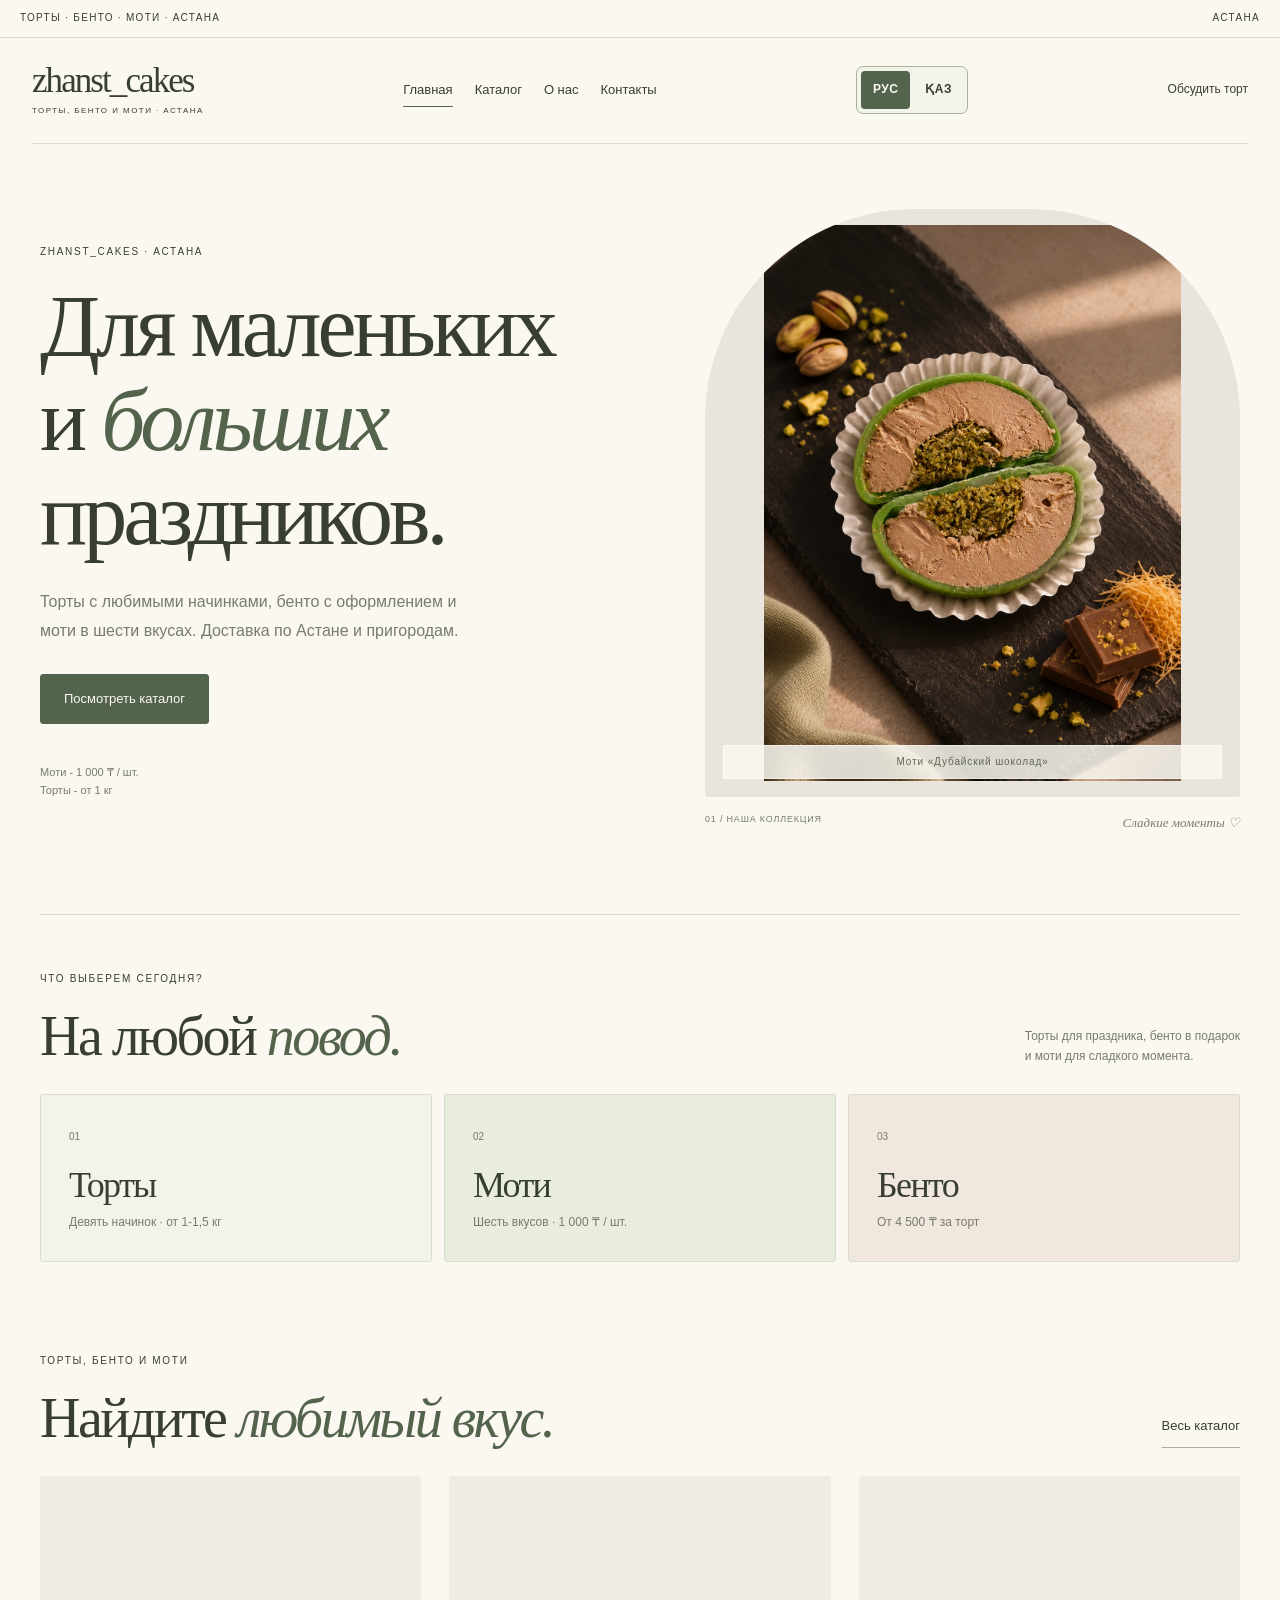
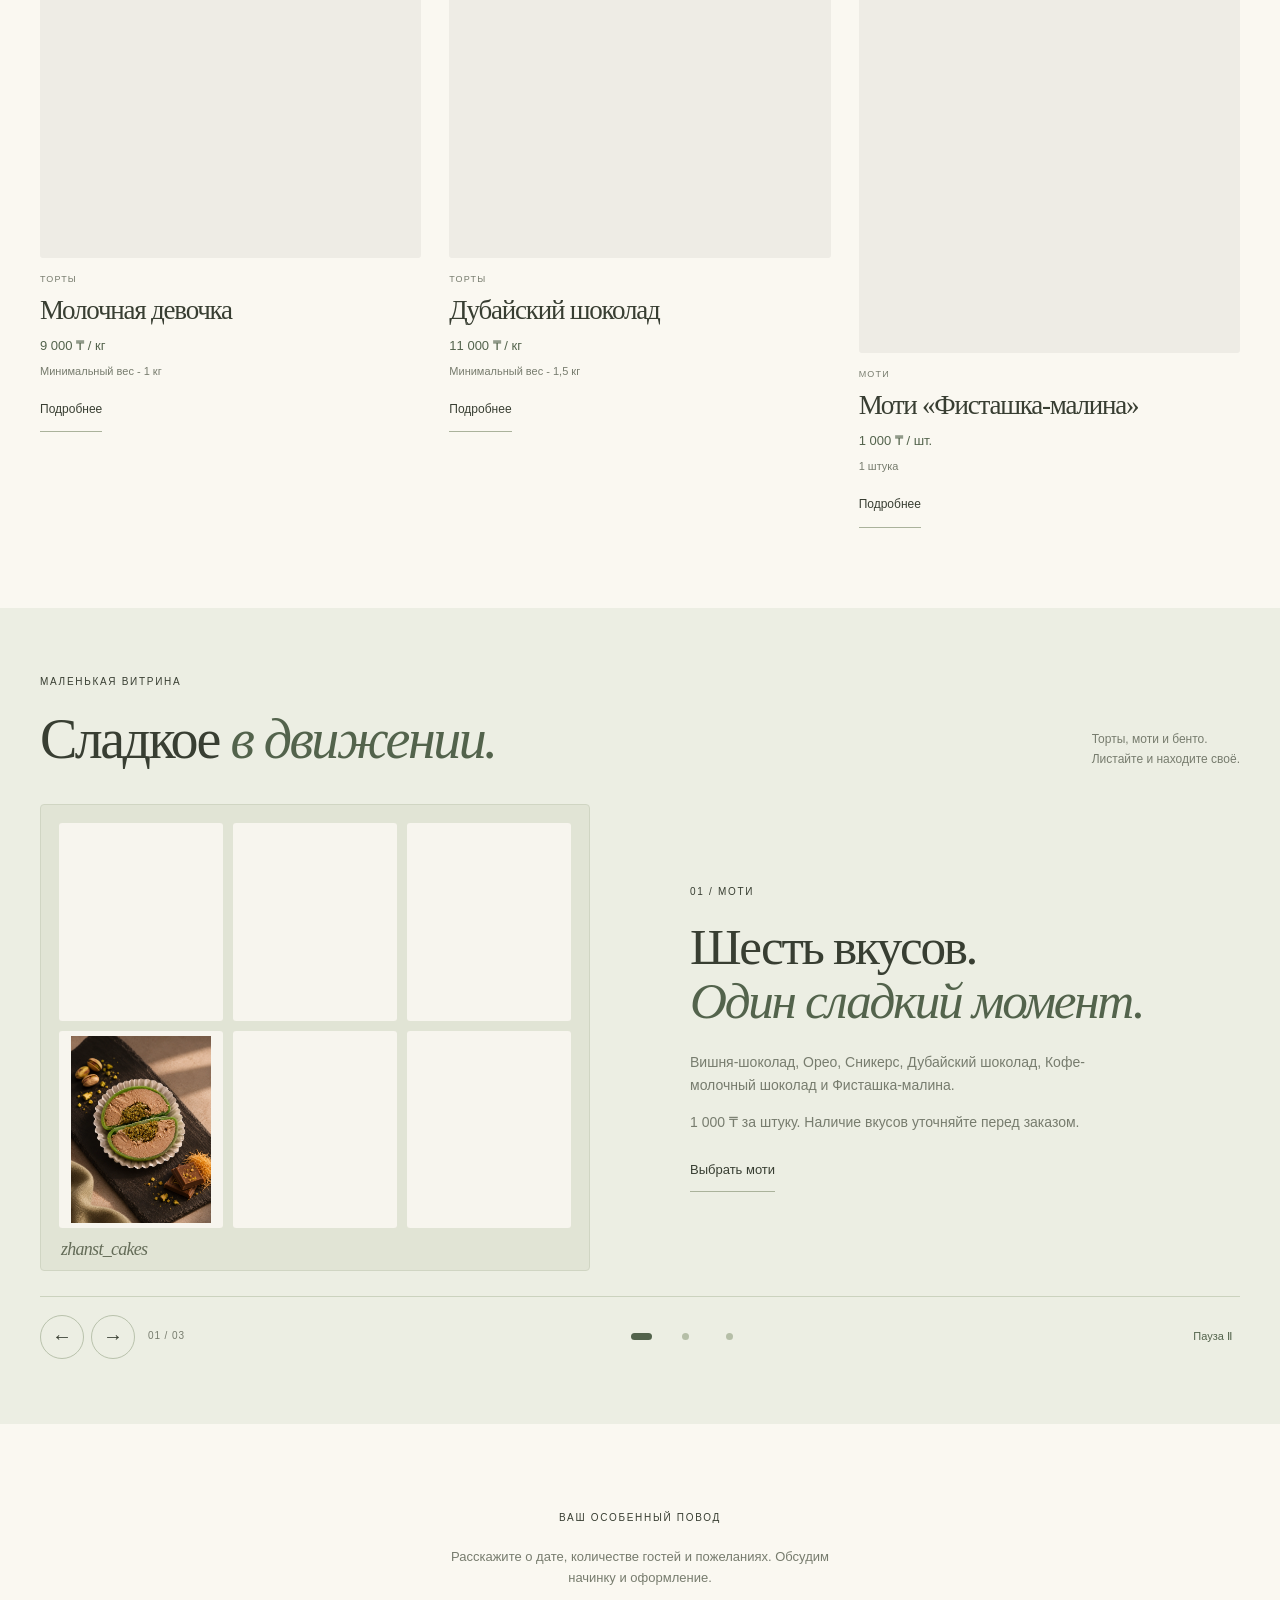
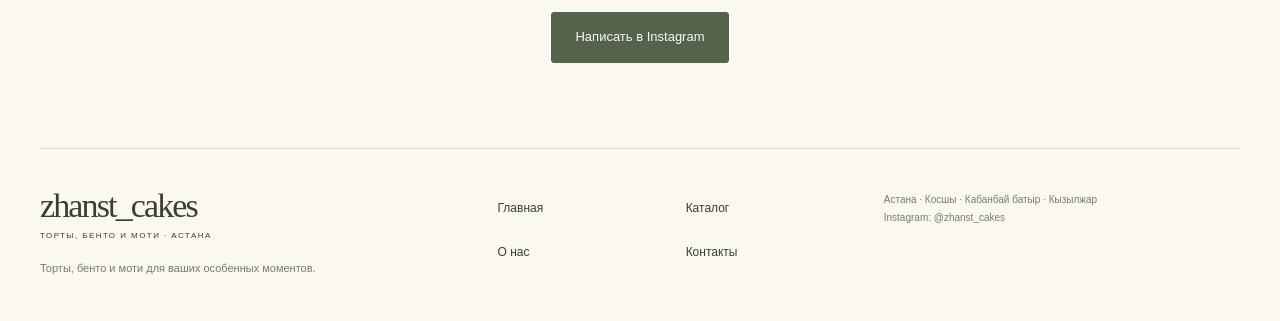
<file: index.html>
<!doctype html>
<html lang="ru"><head><meta charset="utf-8"><meta name="viewport" content="width=device-width,initial-scale=1">
<meta http-equiv="Content-Security-Policy" content="default-src 'none'; script-src 'self'; script-src-attr 'none'; style-src 'self'; style-src-attr 'none'; img-src 'self'; font-src 'self'; connect-src 'none'; object-src 'none'; base-uri 'none'; form-action 'none'">
<meta name="referrer" content="no-referrer"><meta name="robots" content="noindex,nofollow">
<title>Главная - zhanst_cakes</title><meta name="description" content="Торты, бенто и моти zhanst_cakes. Моти - 1 000 ₸ за штуку. Доставка: Астана, Косшы, село Кабанбай батыр и Кызылжар.">
<link rel="icon" href="images/icon.svg" type="image/svg+xml"><link rel="stylesheet" href="style.css"><script src="config.js" defer></script><script src="script.js" defer></script><script src="carousel.js" defer></script><link rel="alternate" hreflang="ru" href="index.html"><link rel="alternate" hreflang="kk" href="index-kk.html"></head>
<body><a class="skip" href="#main">Перейти к содержимому</a>
<div class="topline">Торты · Бенто · Моти · Астана <span>Астана</span></div>
<header class="header"><a class="brand" href="index.html" aria-label="zhanst_cakes - главная">zhanst_cakes<span>торты, бенто и моти · Астана</span></a><div class="language-switch" role="group" aria-label="Язык сайта"><a href="index.html" lang="ru" hreflang="ru" data-language-link="index.html" aria-current="true">РУС</a><a href="index-kk.html" lang="kk" hreflang="kk" data-language-link="index-kk.html">ҚАЗ</a></div><button class="menu-toggle" type="button" aria-expanded="false" aria-controls="navigation" aria-label="Открыть меню">Меню <span aria-hidden="true">☰</span></button><nav id="navigation" aria-label="Основная навигация"><a href="index.html" aria-current="page">Главная</a><a href="catalog.html">Каталог</a><a href="about.html">О нас</a><a href="contacts.html">Контакты</a></nav><a class="header-contact" href="contacts.html">Обсудить торт </a></header>
<main id="main">
<section class="hero container"><div class="hero-copy"><p class="eyebrow">ZHANST_CAKES · АСТАНА</p><h1>Для маленьких<br>и <em>больших</em><br>праздников.</h1><p class="lead">Торты с любимыми начинками, бенто с оформлением и моти в шести вкусах. Доставка по Астане и пригородам.</p><a class="button" href="catalog.html">Посмотреть каталог </a><div class="hero-bottom"><span>Моти - 1 000 ₸ / шт.<br>Торты - от 1 кг</span></div></div><div class="hero-visual"><div class="photo-slot hero-photo"><img src="images/mochi-dubai.webp" alt="Моти Дубайский шоколад в разрезе" width="800" height="1000"><span>Моти «Дубайский шоколад»</span></div><div class="photo-caption"><span>01 / НАША КОЛЛЕКЦИЯ</span><span>Сладкие моменты ♡</span></div></div></section>
<section class="category-section container"><div class="section-head"><div><p class="eyebrow">ЧТО ВЫБЕРЕМ СЕГОДНЯ?</p><h2>На любой <em>повод.</em></h2></div><p>Торты для праздника, бенто в подарок<br>и моти для сладкого момента.</p></div><div class="categories"><a class="category" href="catalog.html?category=cake"><span class="category-number">01</span><h3>Торты</h3><p>Девять начинок · от 1-1,5 кг</p></a><a class="category" href="catalog.html?category=mochi"><span class="category-number">02</span><h3>Моти</h3><p>Шесть вкусов · 1 000 ₸ / шт.</p></a><a class="category" href="catalog.html?category=bento"><span class="category-number">03</span><h3>Бенто</h3><p>От 4 500 ₸ за торт</p></a></div></section>
<section class="collection container"><div class="section-head"><div><p class="eyebrow">ТОРТЫ, БЕНТО И МОТИ</p><h2>Найдите <em>любимый вкус.</em></h2></div><a class="text-link" href="catalog.html">Весь каталог</a></div><div class="product-grid" id="featured-products"></div><noscript><p>Посмотреть <a href="catalog.html">каталог десертов</a>. Для интерактивных карточек включите JavaScript.</p></noscript></section>
<section class="story-strip showcase" aria-labelledby="showcase-heading"><div class="container"><div class="section-head"><div><p class="eyebrow">МАЛЕНЬКАЯ ВИТРИНА</p><h2 id="showcase-heading">Сладкое <em>в движении.</em></h2></div><p>Торты, моти и бенто.<br>Листайте и находите своё.</p></div><div id="dessert-showcase" class="showcase-region" role="region" aria-roledescription="карусель" aria-label="Коллекция десертов" tabindex="-1"><div class="showcase-stage"><article class="showcase-slide story-grid" data-showcase-slide role="group" aria-roledescription="слайд" aria-label="1 из 3 - Моти"><div class="showcase-collage collage-mochi"><div class="showcase-tile"><img src="images/mochi-cherry.webp" alt="Моти «Вишня-шоколад»" width="400" height="500" loading="lazy" decoding="async"></div><div class="showcase-tile"><img src="images/mochi-oreo.webp" alt="Моти «Орео»" width="400" height="500" loading="lazy" decoding="async"></div><div class="showcase-tile"><img src="images/mochi-snickers.webp" alt="Моти «Сникерс»" width="400" height="500" loading="lazy" decoding="async"></div><div class="showcase-tile"><img src="images/mochi-dubai.webp" alt="Моти «Дубайский шоколад»" width="400" height="500" loading="lazy" decoding="async"></div><div class="showcase-tile"><img src="images/mochi-coffee.webp" alt="Моти «Кофе-молочный шоколад»" width="400" height="500" loading="lazy" decoding="async"></div><div class="showcase-tile"><img src="images/mochi-pistachio.webp" alt="Моти «Фисташка-малина»" width="400" height="500" loading="lazy" decoding="async"></div><span class="showcase-stamp" aria-hidden="true">zhanst_cakes</span></div><div class="showcase-copy"><p class="eyebrow">01 / МОТИ</p><h3>Шесть вкусов.<br><em>Один сладкий момент.</em></h3><p>Вишня-шоколад, Орео, Сникерс, Дубайский шоколад, Кофе-молочный шоколад и Фисташка-малина.</p><p>1 000 ₸ за штуку. Наличие вкусов уточняйте перед заказом.</p><a class="text-link" href="catalog.html?category=mochi">Выбрать моти</a></div></article><article class="showcase-slide story-grid" data-showcase-slide role="group" aria-roledescription="слайд" aria-label="2 из 3 - Торты" hidden><div class="showcase-collage collage-cake"><div class="showcase-tile"><img src="images/cake-milk-updated.png" alt="Разрез торта «Молочная девочка»" width="400" height="500" loading="lazy" decoding="async"></div><div class="showcase-tile"><img src="images/cake-cherry-updated.png" alt="Разрез торта «Шоко-вишня»" width="400" height="500" loading="lazy" decoding="async"></div><div class="showcase-tile"><img src="images/cake-pistachio-updated.png" alt="Разрез торта «Фисташка-малина»" width="400" height="500" loading="lazy" decoding="async"></div><div class="showcase-tile"><img src="images/cake-coffee-updated.png" alt="Разрез торта «Кофейная девочка»" width="400" height="500" loading="lazy" decoding="async"></div><span class="showcase-stamp" aria-hidden="true">zhanst_cakes</span></div><div class="showcase-copy"><p class="eyebrow">02 / ТОРТЫ</p><h3>Сначала - вкус.<br><em>Затем - ваш праздник.</em></h3><p>От нежной Молочной девочки до насыщенного Дубайского шоколада - в каталоге девять начинок.</p><p>Молочная девочка, Кофейная девочка и Вупи пай - от 1 кг. Остальные торты - от 1,5 кг.</p><a class="text-link" href="catalog.html?category=cake">Выбрать начинку</a></div></article><article class="showcase-slide story-grid" data-showcase-slide role="group" aria-roledescription="слайд" aria-label="3 из 3 - Бенто" hidden><div class="showcase-collage collage-bento"><div class="showcase-tile"><img src="images/bento-01-updated.png" alt="Бенто с надписью и сердечками - пример декора" width="400" height="500" loading="lazy" decoding="async"></div><div class="showcase-tile"><img src="images/bento-04-updated.webp" alt="Розовый бенто с сахарной распечаткой - пример декора" width="400" height="500" loading="lazy" decoding="async"></div><span class="showcase-stamp" aria-hidden="true">zhanst_cakes</span></div><div class="showcase-copy"><p class="eyebrow">03 / БЕНТО</p><h3>Ваша идея.<br><em>Ваш маленький торт.</em></h3><p>Надпись, рисунок или съедобная сахарная распечатка - обсудим оформление по вашему пожеланию.</p><p>От 4 500 ₸ за торт. На фото - примеры декора.</p><a class="text-link" href="catalog.html?category=bento">Посмотреть бенто</a></div></article></div><div class="showcase-controls" hidden><div class="showcase-arrows"><button type="button" data-showcase-prev aria-label="Предыдущая категория">←</button><button type="button" data-showcase-next aria-label="Следующая категория">→</button><span class="showcase-count" data-showcase-count>01 / 03</span></div><div class="showcase-dots" role="group" aria-label="Перейти к категории"><button type="button" data-showcase-dot="0" aria-label="Моти" aria-pressed="true" class="active"><span></span></button><button type="button" data-showcase-dot="1" aria-label="Торты" aria-pressed="false"><span></span></button><button type="button" data-showcase-dot="2" aria-label="Бенто" aria-pressed="false"><span></span></button></div><button class="showcase-pause" type="button" data-showcase-pause aria-label="Приостановить автоматическую смену слайдов">Пауза Ⅱ</button></div><p class="sr-only" data-showcase-status aria-live="polite" aria-atomic="true"></p></div><noscript><p>Посмотрите также <a class="text-link" href="catalog.html?category=cake">торты</a> и <a class="text-link" href="catalog.html?category=bento">бенто</a>.</p></noscript></div></section><section class="cta"><p class="eyebrow">ВАШ ОСОБЕННЫЙ ПОВОД</p><p>Расскажите о дате, количестве гостей и пожеланиях. Обсудим начинку и оформление.</p><a class="button" href="https://www.instagram.com/zhanst_cakes/">Написать в Instagram </a></section></main>
<footer class="footer"><div><a class="brand" href="index.html">zhanst_cakes<span>торты, бенто и моти · Астана</span></a><p>Торты, бенто и моти для ваших особенных моментов.</p></div><nav aria-label="Навигация в подвале"><a href="index.html" aria-current="page">Главная</a><a href="catalog.html">Каталог</a><a href="about.html">О нас</a><a href="contacts.html">Контакты</a></nav><div class="footer-note">Астана · Косшы · Кабанбай батыр · Кызылжар<br><a href="https://www.instagram.com/zhanst_cakes/">Instagram: @zhanst_cakes</a></div></footer>
<dialog id="product-dialog" aria-labelledby="dialog-title"><button class="dialog-close" type="button" aria-label="Закрыть окно">×</button><div id="dialog-content"></div></dialog>
<dialog id="contact-dialog" aria-labelledby="contact-title"><button class="dialog-close" type="button" aria-label="Закрыть окно">×</button><p class="eyebrow">КОНТАКТЫ</p><h2 id="contact-title">Свяжитесь с нами</h2><p>Напишите в WhatsApp и Instagram - обсудим ваш заказ.</p><a class="button" href="contacts.html">На страницу контактов</a></dialog>
</body></html>
</file>
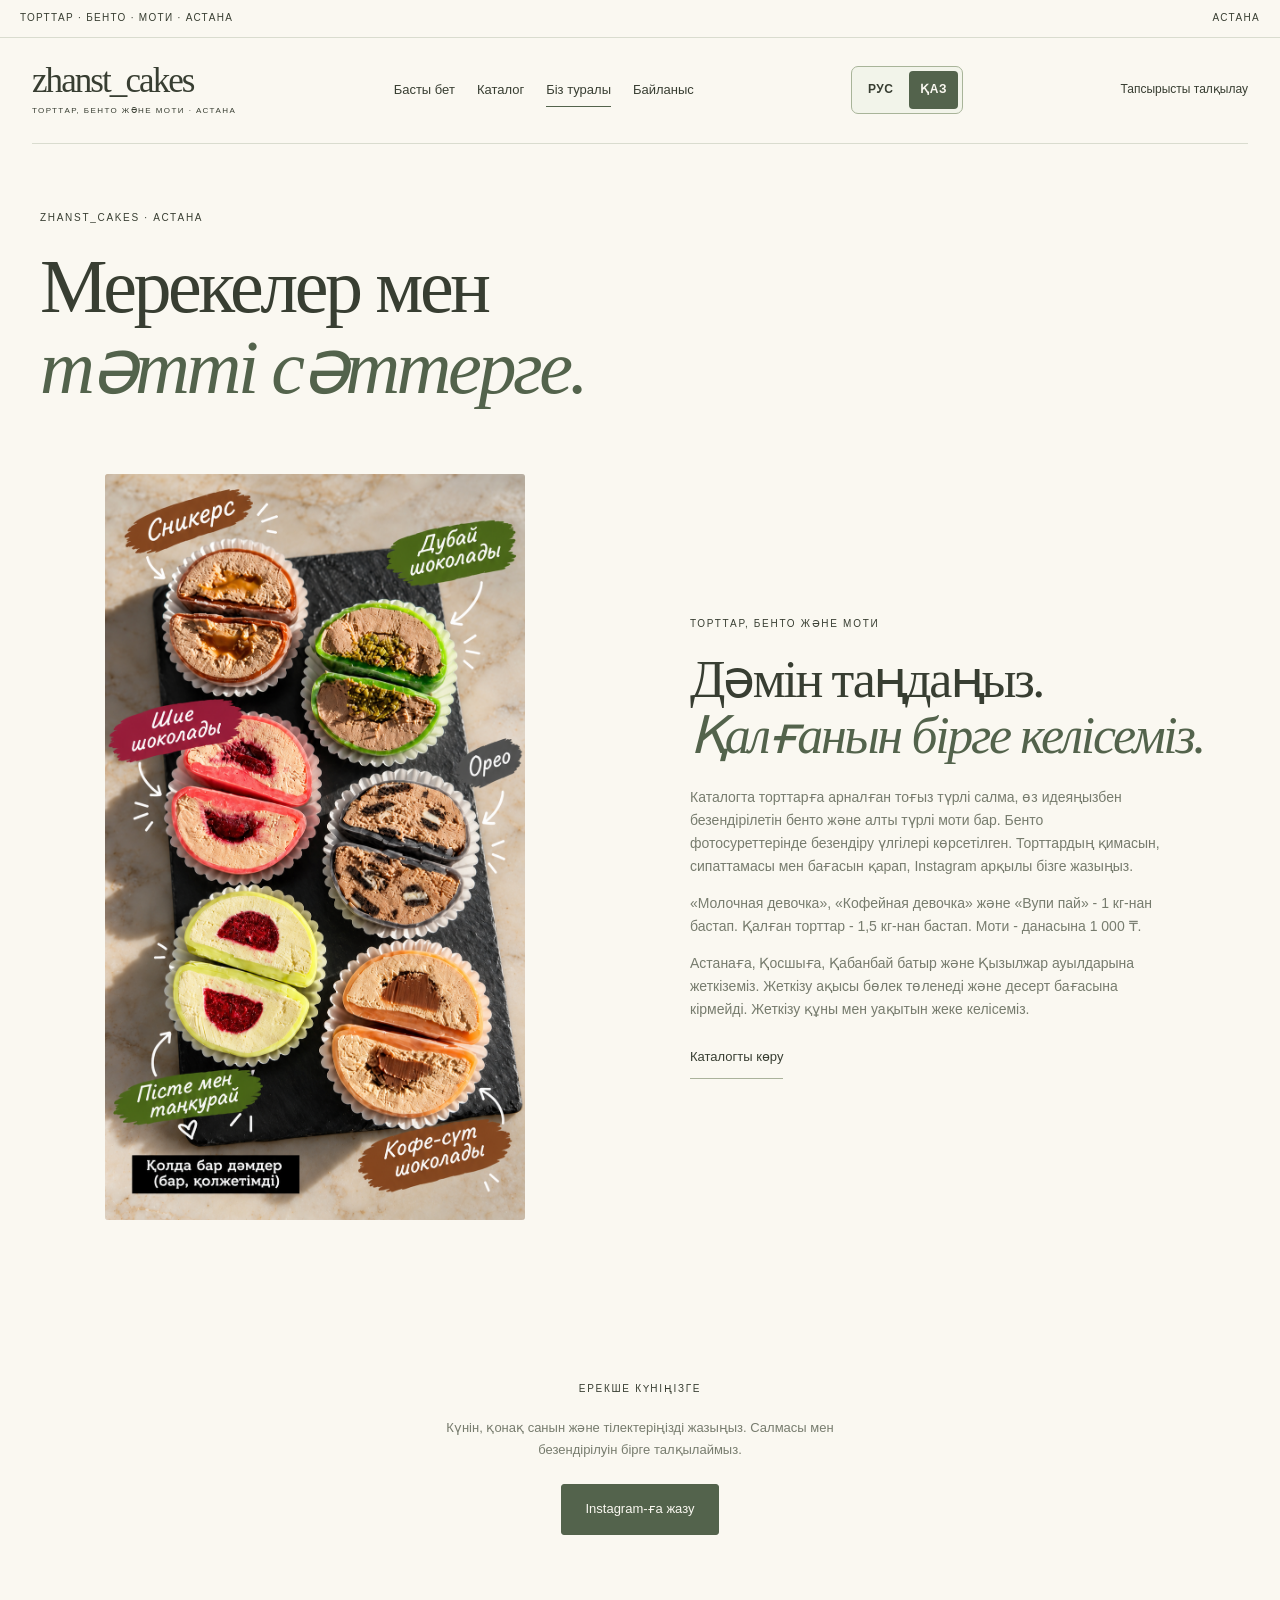
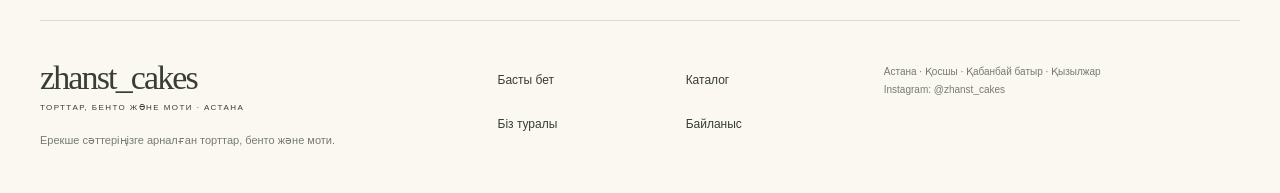
<file: about-kk.html>
<!doctype html>
<html lang="kk"><head><meta charset="utf-8"><meta name="viewport" content="width=device-width,initial-scale=1">
<meta http-equiv="Content-Security-Policy" content="default-src &#x27;none&#x27;; script-src &#x27;self&#x27;; script-src-attr &#x27;none&#x27;; style-src &#x27;self&#x27;; style-src-attr &#x27;none&#x27;; img-src &#x27;self&#x27;; font-src &#x27;self&#x27;; connect-src &#x27;none&#x27;; object-src &#x27;none&#x27;; base-uri &#x27;none&#x27;; form-action &#x27;none&#x27;">
<meta name="referrer" content="no-referrer"><meta name="robots" content="noindex,nofollow">
<title>Біз туралы - zhanst_cakes</title><meta name="description" content="zhanst_cakes торттары, бентолары және мотиі. Моти - данасына 1 000 ₸. Жеткізу: Астана қаласы, Қосшы қаласы, Қабанбай батыр және Қызылжар ауылдары.">
<link rel="icon" href="images/icon.svg" type="image/svg+xml"><link rel="stylesheet" href="style.css"><script src="config.js" defer></script><script src="config-kk.js" defer></script><script src="script.js" defer></script><link rel="alternate" hreflang="ru" href="about.html"><link rel="alternate" hreflang="kk" href="about-kk.html"></head>
<body><a class="skip" href="#main">Негізгі мазмұнға өту</a>
<div class="topline">Торттар · Бенто · Моти · Астана <span>Астана</span></div>
<header class="header"><a class="brand" href="index-kk.html" aria-label="zhanst_cakes - басты бет">zhanst_cakes<span>торттар, бенто және моти · Астана</span></a><div class="language-switch" role="group" aria-label="Сайт тілі"><a href="about.html" lang="ru" hreflang="ru" data-language-link="about.html">РУС</a><a href="about-kk.html" lang="kk" hreflang="kk" data-language-link="about-kk.html" aria-current="true">ҚАЗ</a></div><button class="menu-toggle" type="button" aria-expanded="false" aria-controls="navigation" aria-label="Мәзірді ашу">Мәзір <span aria-hidden="true">☰</span></button><nav id="navigation" aria-label="Негізгі мәзір"><a href="index-kk.html">Басты бет</a><a href="catalog-kk.html">Каталог</a><a href="about-kk.html" aria-current="page">Біз туралы</a><a href="contacts-kk.html">Байланыс</a></nav><a class="header-contact" href="contacts-kk.html">Тапсырысты талқылау </a></header>
<main id="main">
<section class="page-intro container"><p class="eyebrow">ZHANST_CAKES · АСТАНА</p><h1>Мерекелер мен<br><em>тәтті сәттерге.</em></h1></section><section class="about-layout container"><div class="photo-slot portrait-photo mochi-overview"><img src="images/mochi-collection-kk.png" alt="Қазақша атаулары бар zhanst_cakes моти дәмдерінің топтамасы" width="941" height="1672" loading="lazy"></div><div class="about-copy"><p class="eyebrow">ТОРТТАР, БЕНТО ЖӘНЕ МОТИ</p><h2>Дәмін таңдаңыз.<br><em>Қалғанын бірге келісеміз.</em></h2><p>Каталогта торттарға арналған тоғыз түрлі салма, өз идеяңызбен безендірілетін бенто және алты түрлі моти бар. Бенто фотосуреттерінде безендіру үлгілері көрсетілген. Торттардың қимасын, сипаттамасы мен бағасын қарап, Instagram арқылы бізге жазыңыз.</p><p>«Молочная девочка», «Кофейная девочка» және «Вупи пай» - 1 кг-нан бастап. Қалған торттар - 1,5 кг-нан бастап. Моти - данасына 1 000 ₸.</p><p>Астанаға, Қосшыға, Қабанбай батыр және Қызылжар ауылдарына жеткіземіз. Жеткізу ақысы бөлек төленеді және десерт бағасына кірмейді. Жеткізу құны мен уақытын жеке келісеміз.</p><a class="text-link" href="catalog-kk.html">Каталогты көру</a></div></section><section class="cta"><p class="eyebrow">ЕРЕКШЕ КҮНІҢІЗГЕ</p><p>Күнін, қонақ санын және тілектеріңізді жазыңыз. Салмасы мен безендірілуін бірге талқылаймыз.</p><a class="button" href="https://www.instagram.com/zhanst_cakes/">Instagram-ға жазу </a></section></main>
<footer class="footer"><div><a class="brand" href="index-kk.html">zhanst_cakes<span>торттар, бенто және моти · Астана</span></a><p>Ерекше сәттеріңізге арналған торттар, бенто және моти.</p></div><nav aria-label="Төменгі мәзір"><a href="index-kk.html">Басты бет</a><a href="catalog-kk.html">Каталог</a><a href="about-kk.html" aria-current="page">Біз туралы</a><a href="contacts-kk.html">Байланыс</a></nav><div class="footer-note">Астана · Қосшы · Қабанбай батыр · Қызылжар<br><a href="https://www.instagram.com/zhanst_cakes/">Instagram: @zhanst_cakes</a></div></footer>
<dialog id="product-dialog" aria-labelledby="dialog-title"><button class="dialog-close" type="button" aria-label="Терезені жабу">×</button><div id="dialog-content"></div></dialog>
<dialog id="contact-dialog" aria-labelledby="contact-title"><button class="dialog-close" type="button" aria-label="Терезені жабу">×</button><p class="eyebrow">БАЙЛАНЫС</p><h2 id="contact-title">Бізбен байланысыңыз</h2><p>WhatsApp пен Instagram арқылы жазыңыз - тапсырысыңызды талқылаймыз.</p><a class="button" href="contacts-kk.html">Байланыс парақшасына өту</a></dialog>
</body></html>
</file>
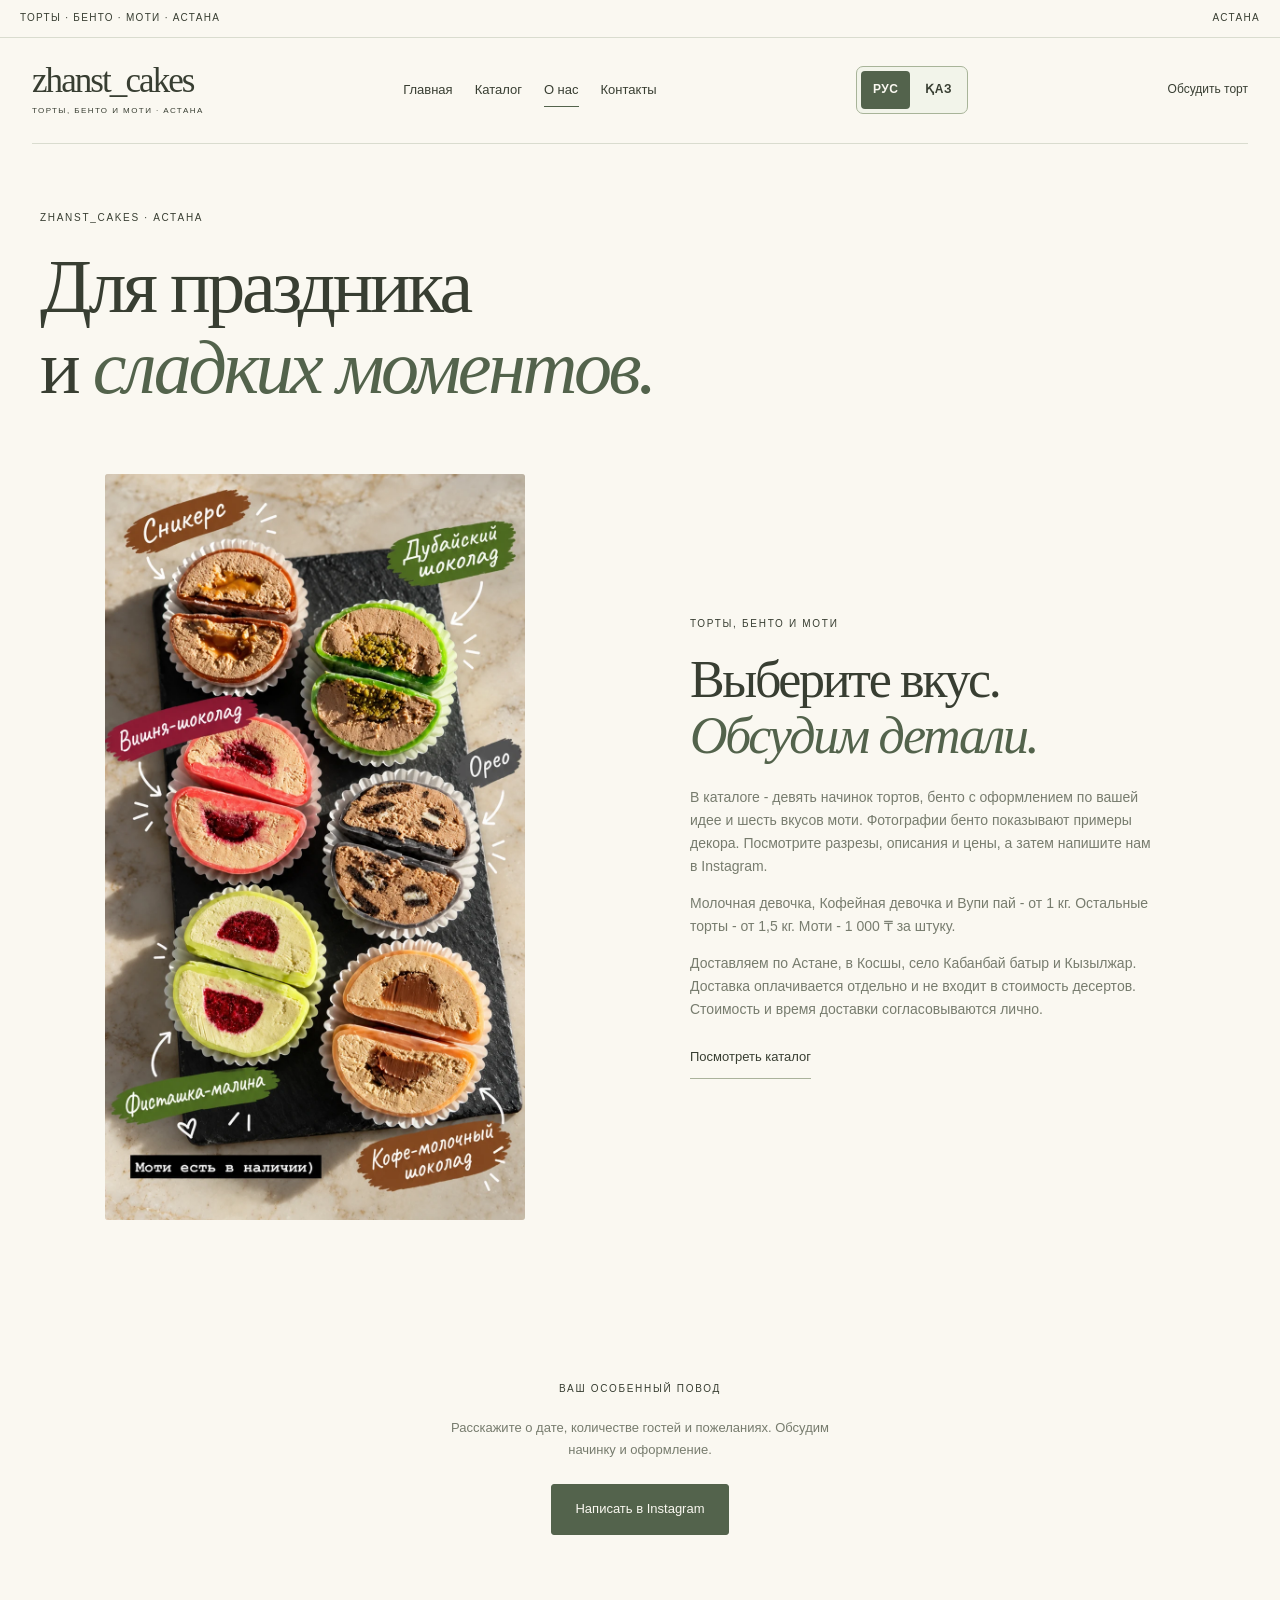
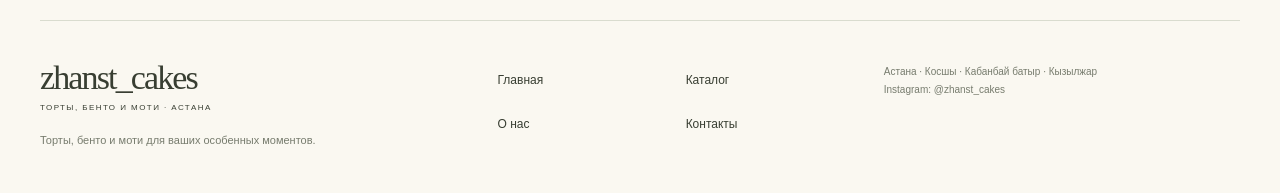
<file: about.html>
<!doctype html>
<html lang="ru"><head><meta charset="utf-8"><meta name="viewport" content="width=device-width,initial-scale=1">
<meta http-equiv="Content-Security-Policy" content="default-src 'none'; script-src 'self'; script-src-attr 'none'; style-src 'self'; style-src-attr 'none'; img-src 'self'; font-src 'self'; connect-src 'none'; object-src 'none'; base-uri 'none'; form-action 'none'">
<meta name="referrer" content="no-referrer"><meta name="robots" content="noindex,nofollow">
<title>О кондитерской - zhanst_cakes</title><meta name="description" content="Торты, бенто и моти zhanst_cakes. Моти - 1 000 ₸ за штуку. Доставка: Астана, Косшы, село Кабанбай батыр и Кызылжар.">
<link rel="icon" href="images/icon.svg" type="image/svg+xml"><link rel="stylesheet" href="style.css"><script src="config.js" defer></script><script src="script.js" defer></script><link rel="alternate" hreflang="ru" href="about.html"><link rel="alternate" hreflang="kk" href="about-kk.html"></head>
<body><a class="skip" href="#main">Перейти к содержимому</a>
<div class="topline">Торты · Бенто · Моти · Астана <span>Астана</span></div>
<header class="header"><a class="brand" href="index.html" aria-label="zhanst_cakes - главная">zhanst_cakes<span>торты, бенто и моти · Астана</span></a><div class="language-switch" role="group" aria-label="Язык сайта"><a href="about.html" lang="ru" hreflang="ru" data-language-link="about.html" aria-current="true">РУС</a><a href="about-kk.html" lang="kk" hreflang="kk" data-language-link="about-kk.html">ҚАЗ</a></div><button class="menu-toggle" type="button" aria-expanded="false" aria-controls="navigation" aria-label="Открыть меню">Меню <span aria-hidden="true">☰</span></button><nav id="navigation" aria-label="Основная навигация"><a href="index.html">Главная</a><a href="catalog.html">Каталог</a><a href="about.html" aria-current="page">О нас</a><a href="contacts.html">Контакты</a></nav><a class="header-contact" href="contacts.html">Обсудить торт </a></header>
<main id="main">
<section class="page-intro container"><p class="eyebrow">ZHANST_CAKES · АСТАНА</p><h1>Для праздника<br>и <em>сладких моментов.</em></h1></section><section class="about-layout container"><div class="photo-slot portrait-photo mochi-overview"><img src="images/mochi-collection.webp" alt="Коллекция вкусов моти zhanst_cakes" width="941" height="1672" loading="lazy"></div><div class="about-copy"><p class="eyebrow">ТОРТЫ, БЕНТО И МОТИ</p><h2>Выберите вкус.<br><em>Обсудим детали.</em></h2><p>В каталоге - девять начинок тортов, бенто с оформлением по вашей идее и шесть вкусов моти. Фотографии бенто показывают примеры декора. Посмотрите разрезы, описания и цены, а затем напишите нам в Instagram.</p><p>Молочная девочка, Кофейная девочка и Вупи пай - от 1 кг. Остальные торты - от 1,5 кг. Моти - 1 000 ₸ за штуку.</p><p>Доставляем по Астане, в Косшы, село Кабанбай батыр и Кызылжар. Доставка оплачивается отдельно и не входит в стоимость десертов. Стоимость и время доставки согласовываются лично.</p><a class="text-link" href="catalog.html">Посмотреть каталог</a></div></section><section class="cta"><p class="eyebrow">ВАШ ОСОБЕННЫЙ ПОВОД</p><p>Расскажите о дате, количестве гостей и пожеланиях. Обсудим начинку и оформление.</p><a class="button" href="https://www.instagram.com/zhanst_cakes/">Написать в Instagram </a></section></main>
<footer class="footer"><div><a class="brand" href="index.html">zhanst_cakes<span>торты, бенто и моти · Астана</span></a><p>Торты, бенто и моти для ваших особенных моментов.</p></div><nav aria-label="Навигация в подвале"><a href="index.html">Главная</a><a href="catalog.html">Каталог</a><a href="about.html" aria-current="page">О нас</a><a href="contacts.html">Контакты</a></nav><div class="footer-note">Астана · Косшы · Кабанбай батыр · Кызылжар<br><a href="https://www.instagram.com/zhanst_cakes/">Instagram: @zhanst_cakes</a></div></footer>
<dialog id="product-dialog" aria-labelledby="dialog-title"><button class="dialog-close" type="button" aria-label="Закрыть окно">×</button><div id="dialog-content"></div></dialog>
<dialog id="contact-dialog" aria-labelledby="contact-title"><button class="dialog-close" type="button" aria-label="Закрыть окно">×</button><p class="eyebrow">КОНТАКТЫ</p><h2 id="contact-title">Свяжитесь с нами</h2><p>Напишите в WhatsApp и Instagram - обсудим ваш заказ.</p><a class="button" href="contacts.html">На страницу контактов</a></dialog>
</body></html>
</file>
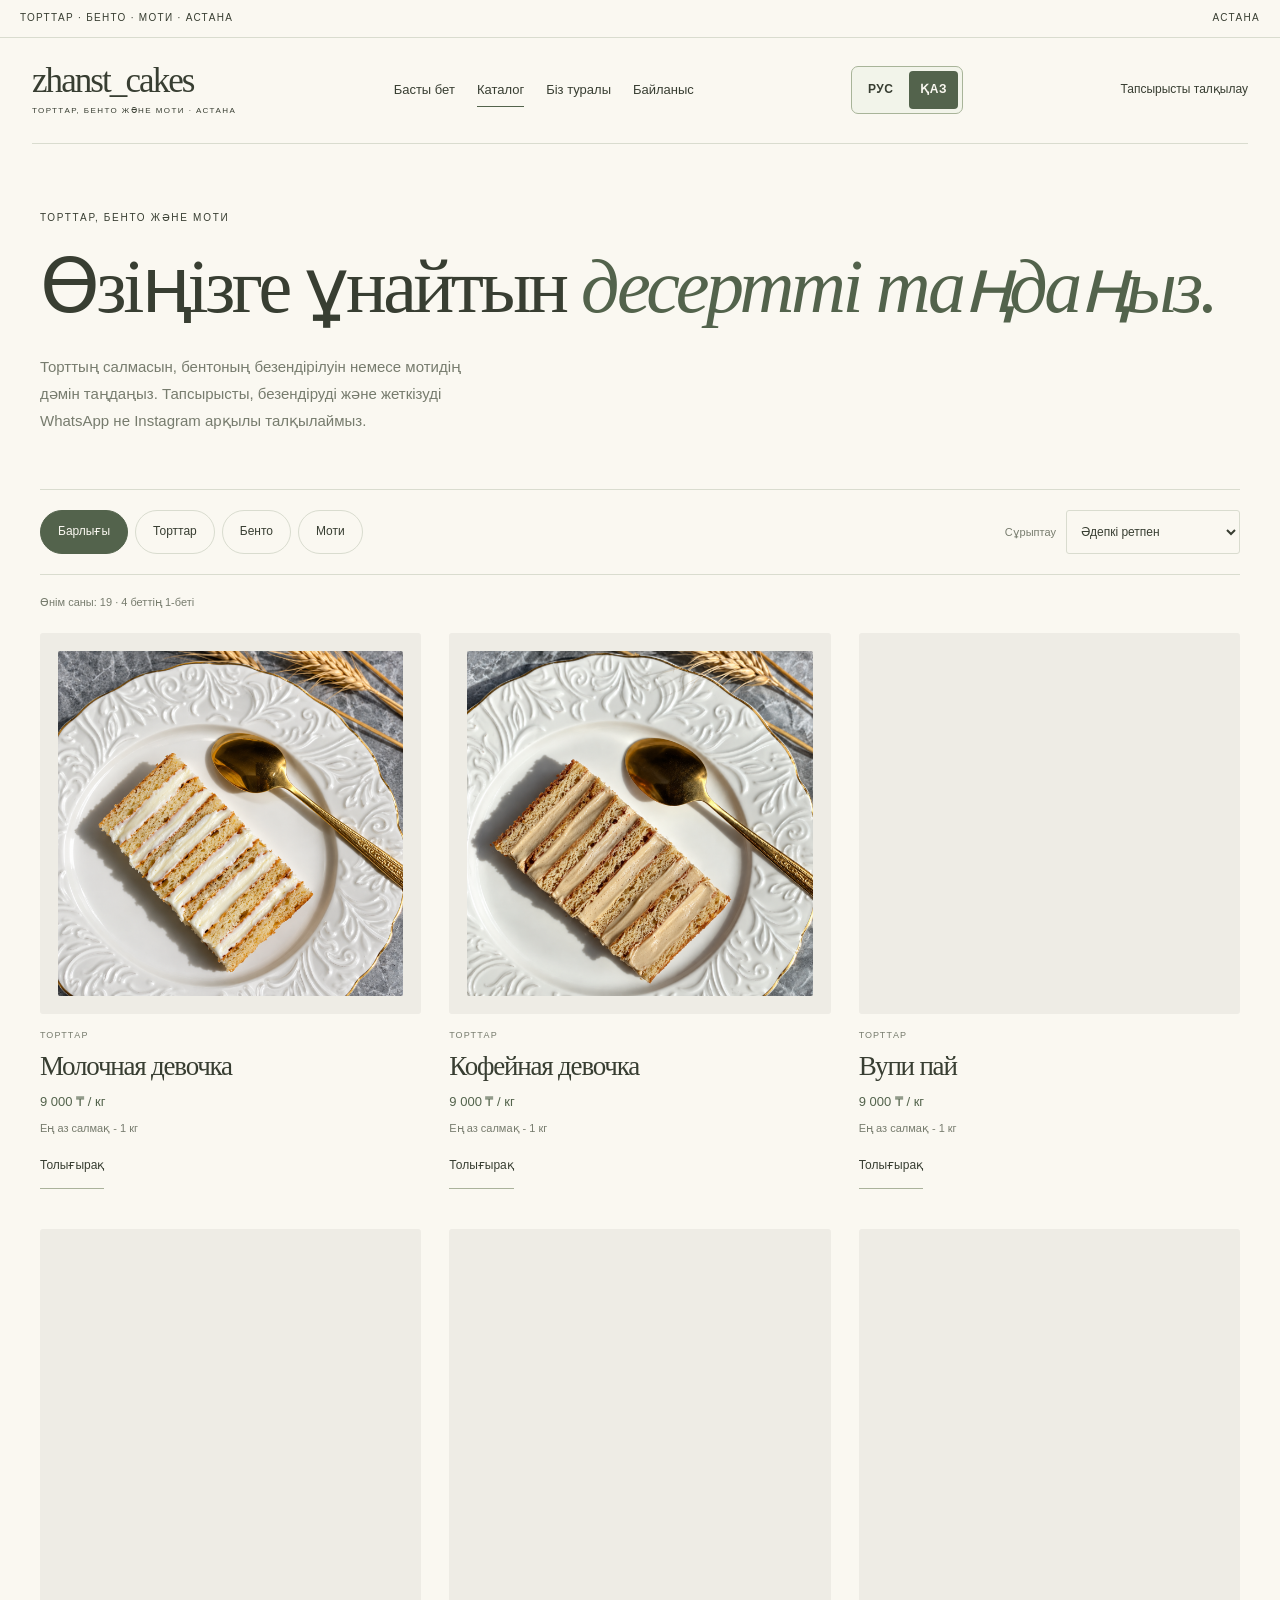
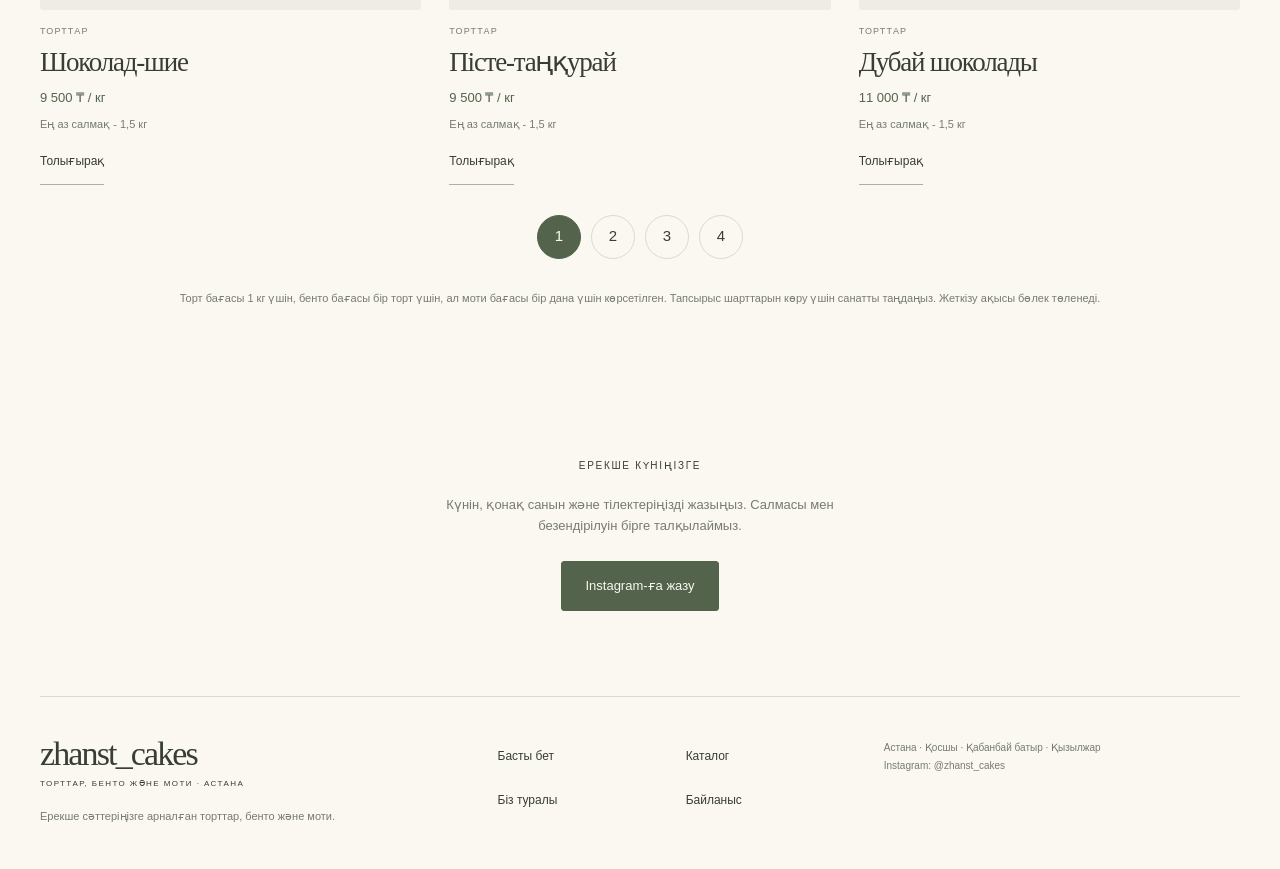
<file: catalog-kk.html>
<!doctype html>
<html lang="kk"><head><meta charset="utf-8"><meta name="viewport" content="width=device-width,initial-scale=1">
<meta http-equiv="Content-Security-Policy" content="default-src &#x27;none&#x27;; script-src &#x27;self&#x27;; script-src-attr &#x27;none&#x27;; style-src &#x27;self&#x27;; style-src-attr &#x27;none&#x27;; img-src &#x27;self&#x27;; font-src &#x27;self&#x27;; connect-src &#x27;none&#x27;; object-src &#x27;none&#x27;; base-uri &#x27;none&#x27;; form-action &#x27;none&#x27;">
<meta name="referrer" content="no-referrer"><meta name="robots" content="noindex,nofollow">
<title>Каталог - zhanst_cakes</title><meta name="description" content="zhanst_cakes торттары, бентолары және мотиі. Моти - данасына 1 000 ₸. Жеткізу: Астана қаласы, Қосшы қаласы, Қабанбай батыр және Қызылжар ауылдары.">
<link rel="icon" href="images/icon.svg" type="image/svg+xml"><link rel="stylesheet" href="style.css"><script src="config.js" defer></script><script src="config-kk.js" defer></script><script src="script.js" defer></script><link rel="alternate" hreflang="ru" href="catalog.html"><link rel="alternate" hreflang="kk" href="catalog-kk.html"></head>
<body><a class="skip" href="#main">Негізгі мазмұнға өту</a>
<div class="topline">Торттар · Бенто · Моти · Астана <span>Астана</span></div>
<header class="header"><a class="brand" href="index-kk.html" aria-label="zhanst_cakes - басты бет">zhanst_cakes<span>торттар, бенто және моти · Астана</span></a><div class="language-switch" role="group" aria-label="Сайт тілі"><a href="catalog.html" lang="ru" hreflang="ru" data-language-link="catalog.html">РУС</a><a href="catalog-kk.html" lang="kk" hreflang="kk" data-language-link="catalog-kk.html" aria-current="true">ҚАЗ</a></div><button class="menu-toggle" type="button" aria-expanded="false" aria-controls="navigation" aria-label="Мәзірді ашу">Мәзір <span aria-hidden="true">☰</span></button><nav id="navigation" aria-label="Негізгі мәзір"><a href="index-kk.html">Басты бет</a><a href="catalog-kk.html" aria-current="page">Каталог</a><a href="about-kk.html">Біз туралы</a><a href="contacts-kk.html">Байланыс</a></nav><a class="header-contact" href="contacts-kk.html">Тапсырысты талқылау </a></header>
<main id="main">
<section class="page-intro container"><p class="eyebrow">ТОРТТАР, БЕНТО ЖӘНЕ МОТИ</p><h1>Өзіңізге ұнайтын <em>десертті таңдаңыз.</em></h1><p class="lead">Торттың салмасын, бентоның безендірілуін немесе мотидің дәмін таңдаңыз. Тапсырысты, безендіруді және жеткізуді WhatsApp не Instagram арқылы талқылаймыз.</p></section>
<section class="catalog container"><div class="toolbar"><div class="filters" role="group" aria-label="Десерт санаттары"><button type="button" data-filter="all" aria-pressed="true" class="active">Барлығы</button><button type="button" data-filter="cake" aria-pressed="false">Торттар</button><button type="button" data-filter="bento" aria-pressed="false">Бенто</button><button type="button" data-filter="mochi" aria-pressed="false">Моти</button></div><label class="sort">Сұрыптау <select id="sort"><option value="default">Әдепкі ретпен</option><option value="asc">Бағасы: өсу ретімен ↑</option><option value="desc">Бағасы: кему ретімен ↓</option></select></label></div><p id="catalog-status" class="catalog-status" role="status"></p><div class="product-grid" id="products"></div><nav class="pagination" aria-label="Каталог беттері"></nav><noscript><p>Карточкалар мен сүзгілерді пайдалану үшін JavaScript-ті қосыңыз. <a href="contacts-kk.html">Байланыс парақшасы арқылы хабарласа аласыз</a>.</p></noscript><p class="catalog-note" id="category-note">Торт бағасы 1 кг үшін, бенто бағасы бір торт үшін, ал моти бағасы бір дана үшін көрсетілген. Тапсырыс шарттарын көру үшін санатты таңдаңыз. Жеткізу ақысы бөлек төленеді.</p></section><section class="cta"><p class="eyebrow">ЕРЕКШЕ КҮНІҢІЗГЕ</p><p>Күнін, қонақ санын және тілектеріңізді жазыңыз. Салмасы мен безендірілуін бірге талқылаймыз.</p><a class="button" href="https://www.instagram.com/zhanst_cakes/">Instagram-ға жазу </a></section></main>
<footer class="footer"><div><a class="brand" href="index-kk.html">zhanst_cakes<span>торттар, бенто және моти · Астана</span></a><p>Ерекше сәттеріңізге арналған торттар, бенто және моти.</p></div><nav aria-label="Төменгі мәзір"><a href="index-kk.html">Басты бет</a><a href="catalog-kk.html" aria-current="page">Каталог</a><a href="about-kk.html">Біз туралы</a><a href="contacts-kk.html">Байланыс</a></nav><div class="footer-note">Астана · Қосшы · Қабанбай батыр · Қызылжар<br><a href="https://www.instagram.com/zhanst_cakes/">Instagram: @zhanst_cakes</a></div></footer>
<dialog id="product-dialog" aria-labelledby="dialog-title"><button class="dialog-close" type="button" aria-label="Терезені жабу">×</button><div id="dialog-content"></div></dialog>
<dialog id="contact-dialog" aria-labelledby="contact-title"><button class="dialog-close" type="button" aria-label="Терезені жабу">×</button><p class="eyebrow">БАЙЛАНЫС</p><h2 id="contact-title">Бізбен байланысыңыз</h2><p>WhatsApp пен Instagram арқылы жазыңыз - тапсырысыңызды талқылаймыз.</p><a class="button" href="contacts-kk.html">Байланыс парақшасына өту</a></dialog>
</body></html>
</file>
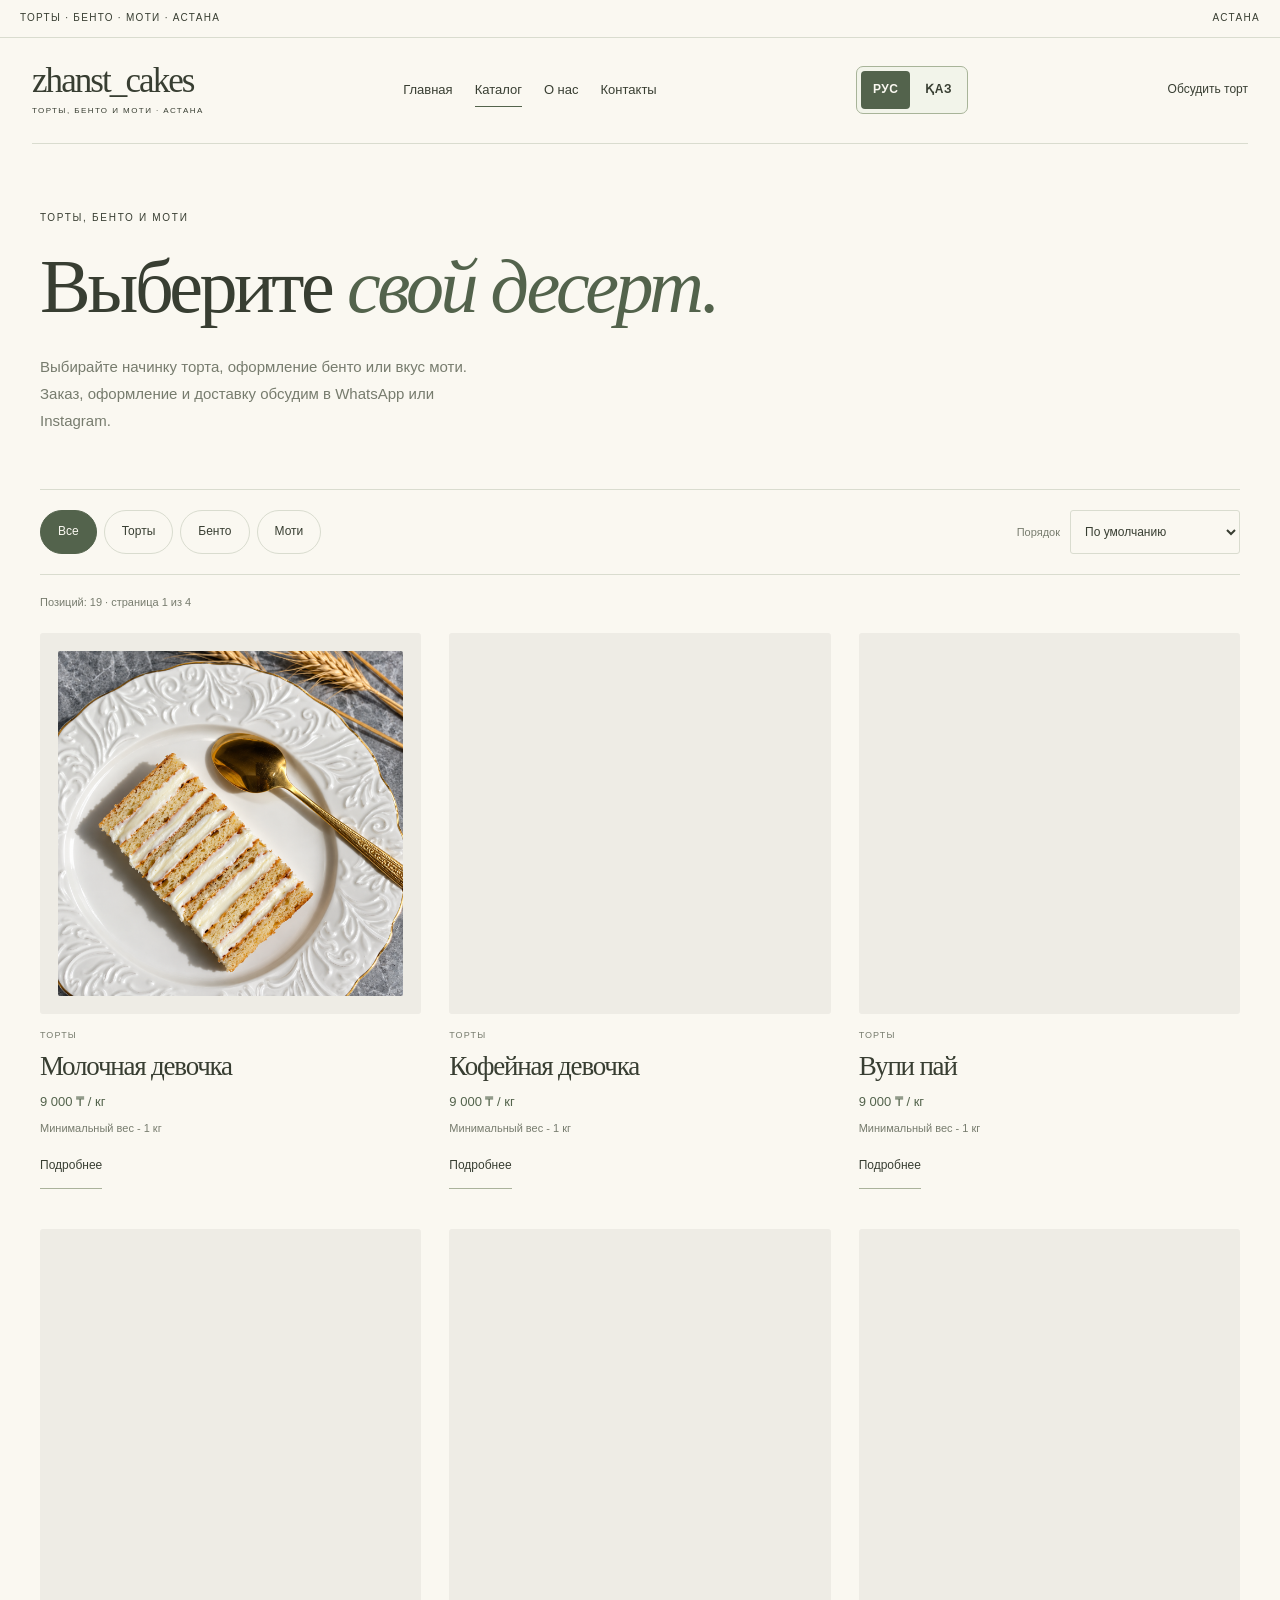
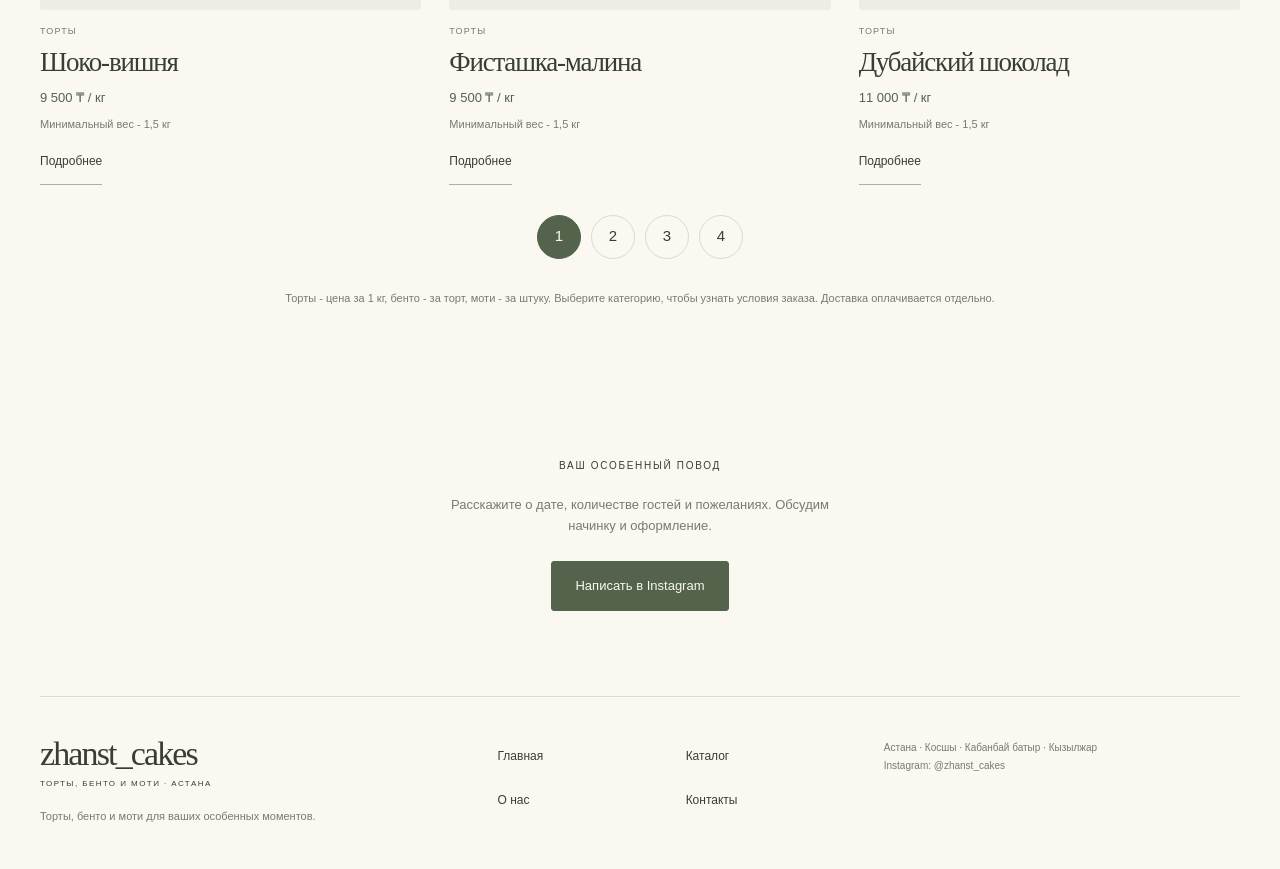
<file: catalog.html>
<!doctype html>
<html lang="ru"><head><meta charset="utf-8"><meta name="viewport" content="width=device-width,initial-scale=1">
<meta http-equiv="Content-Security-Policy" content="default-src 'none'; script-src 'self'; script-src-attr 'none'; style-src 'self'; style-src-attr 'none'; img-src 'self'; font-src 'self'; connect-src 'none'; object-src 'none'; base-uri 'none'; form-action 'none'">
<meta name="referrer" content="no-referrer"><meta name="robots" content="noindex,nofollow">
<title>Каталог - zhanst_cakes</title><meta name="description" content="Торты, бенто и моти zhanst_cakes. Моти - 1 000 ₸ за штуку. Доставка: Астана, Косшы, село Кабанбай батыр и Кызылжар.">
<link rel="icon" href="images/icon.svg" type="image/svg+xml"><link rel="stylesheet" href="style.css"><script src="config.js" defer></script><script src="script.js" defer></script><link rel="alternate" hreflang="ru" href="catalog.html"><link rel="alternate" hreflang="kk" href="catalog-kk.html"></head>
<body><a class="skip" href="#main">Перейти к содержимому</a>
<div class="topline">Торты · Бенто · Моти · Астана <span>Астана</span></div>
<header class="header"><a class="brand" href="index.html" aria-label="zhanst_cakes - главная">zhanst_cakes<span>торты, бенто и моти · Астана</span></a><div class="language-switch" role="group" aria-label="Язык сайта"><a href="catalog.html" lang="ru" hreflang="ru" data-language-link="catalog.html" aria-current="true">РУС</a><a href="catalog-kk.html" lang="kk" hreflang="kk" data-language-link="catalog-kk.html">ҚАЗ</a></div><button class="menu-toggle" type="button" aria-expanded="false" aria-controls="navigation" aria-label="Открыть меню">Меню <span aria-hidden="true">☰</span></button><nav id="navigation" aria-label="Основная навигация"><a href="index.html">Главная</a><a href="catalog.html" aria-current="page">Каталог</a><a href="about.html">О нас</a><a href="contacts.html">Контакты</a></nav><a class="header-contact" href="contacts.html">Обсудить торт </a></header>
<main id="main">
<section class="page-intro container"><p class="eyebrow">ТОРТЫ, БЕНТО И МОТИ</p><h1>Выберите <em>свой десерт.</em></h1><p class="lead">Выбирайте начинку торта, оформление бенто или вкус моти. Заказ, оформление и доставку обсудим в WhatsApp или Instagram.</p></section>
<section class="catalog container"><div class="toolbar"><div class="filters" role="group" aria-label="Категории десертов"><button type="button" data-filter="all" aria-pressed="true" class="active">Все</button><button type="button" data-filter="cake" aria-pressed="false">Торты</button><button type="button" data-filter="bento" aria-pressed="false">Бенто</button><button type="button" data-filter="mochi" aria-pressed="false">Моти</button></div><label class="sort">Порядок <select id="sort"><option value="default">По умолчанию</option><option value="asc">Цена за кг / торт / шт. ↑</option><option value="desc">Цена за кг / торт / шт. ↓</option></select></label></div><p id="catalog-status" class="catalog-status" role="status"></p><div class="product-grid" id="products"></div><nav class="pagination" aria-label="Страницы каталога"></nav><noscript><p>Для карточек и фильтров включите JavaScript. Связаться можно через <a href="contacts.html">контакты</a>.</p></noscript><p class="catalog-note" id="category-note">Торты - цена за 1 кг, бенто - за торт, моти - за штуку. Выберите категорию, чтобы узнать условия заказа. Доставка оплачивается отдельно.</p></section><section class="cta"><p class="eyebrow">ВАШ ОСОБЕННЫЙ ПОВОД</p><p>Расскажите о дате, количестве гостей и пожеланиях. Обсудим начинку и оформление.</p><a class="button" href="https://www.instagram.com/zhanst_cakes/">Написать в Instagram </a></section></main>
<footer class="footer"><div><a class="brand" href="index.html">zhanst_cakes<span>торты, бенто и моти · Астана</span></a><p>Торты, бенто и моти для ваших особенных моментов.</p></div><nav aria-label="Навигация в подвале"><a href="index.html">Главная</a><a href="catalog.html" aria-current="page">Каталог</a><a href="about.html">О нас</a><a href="contacts.html">Контакты</a></nav><div class="footer-note">Астана · Косшы · Кабанбай батыр · Кызылжар<br><a href="https://www.instagram.com/zhanst_cakes/">Instagram: @zhanst_cakes</a></div></footer>
<dialog id="product-dialog" aria-labelledby="dialog-title"><button class="dialog-close" type="button" aria-label="Закрыть окно">×</button><div id="dialog-content"></div></dialog>
<dialog id="contact-dialog" aria-labelledby="contact-title"><button class="dialog-close" type="button" aria-label="Закрыть окно">×</button><p class="eyebrow">КОНТАКТЫ</p><h2 id="contact-title">Свяжитесь с нами</h2><p>Напишите в WhatsApp и Instagram - обсудим ваш заказ.</p><a class="button" href="contacts.html">На страницу контактов</a></dialog>
</body></html>
</file>
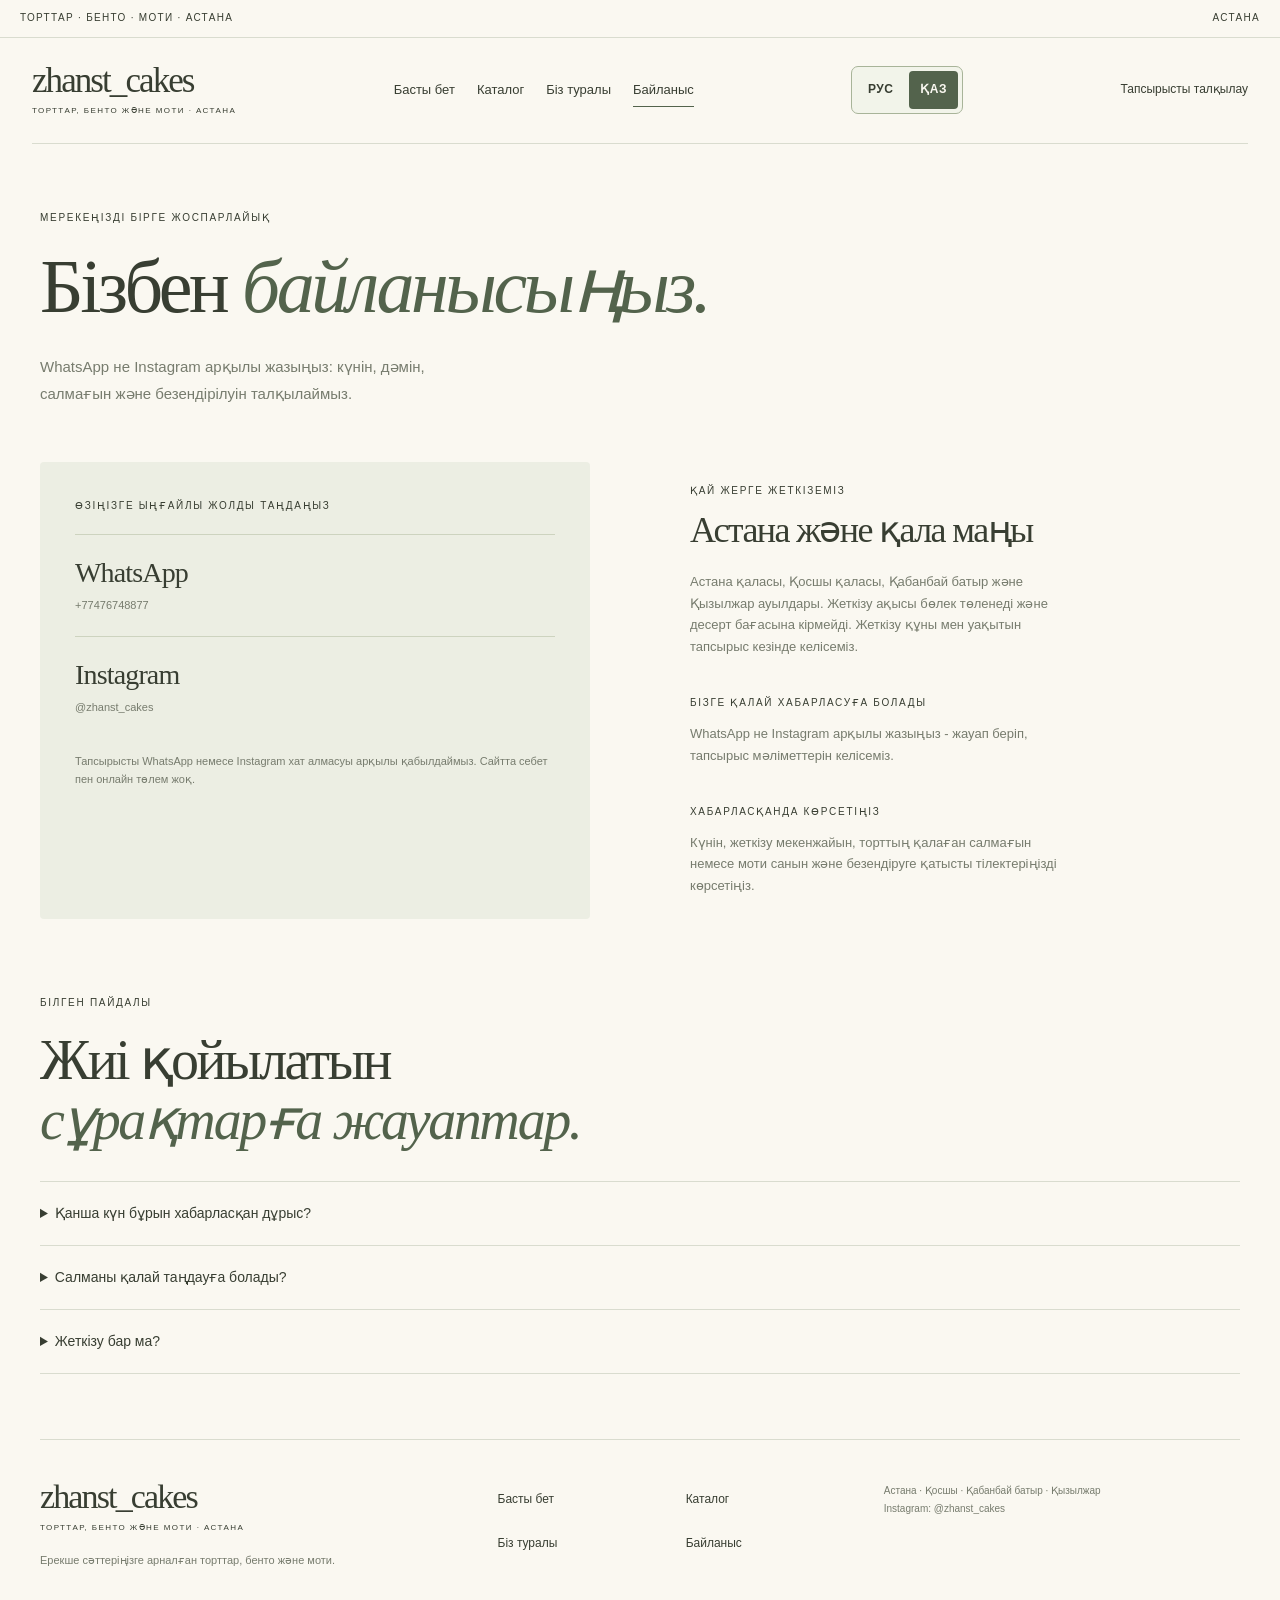
<file: contacts-kk.html>
<!doctype html>
<html lang="kk"><head><meta charset="utf-8"><meta name="viewport" content="width=device-width,initial-scale=1">
<meta http-equiv="Content-Security-Policy" content="default-src &#x27;none&#x27;; script-src &#x27;self&#x27;; script-src-attr &#x27;none&#x27;; style-src &#x27;self&#x27;; style-src-attr &#x27;none&#x27;; img-src &#x27;self&#x27;; font-src &#x27;self&#x27;; connect-src &#x27;none&#x27;; object-src &#x27;none&#x27;; base-uri &#x27;none&#x27;; form-action &#x27;none&#x27;">
<meta name="referrer" content="no-referrer"><meta name="robots" content="noindex,nofollow">
<title>Байланыс - zhanst_cakes</title><meta name="description" content="zhanst_cakes торттары, бентолары және мотиі. Моти - данасына 1 000 ₸. Жеткізу: Астана қаласы, Қосшы қаласы, Қабанбай батыр және Қызылжар ауылдары.">
<link rel="icon" href="images/icon.svg" type="image/svg+xml"><link rel="stylesheet" href="style.css"><script src="config.js" defer></script><script src="config-kk.js" defer></script><script src="script.js" defer></script><link rel="alternate" hreflang="ru" href="contacts.html"><link rel="alternate" hreflang="kk" href="contacts-kk.html"></head>
<body><a class="skip" href="#main">Негізгі мазмұнға өту</a>
<div class="topline">Торттар · Бенто · Моти · Астана <span>Астана</span></div>
<header class="header"><a class="brand" href="index-kk.html" aria-label="zhanst_cakes - басты бет">zhanst_cakes<span>торттар, бенто және моти · Астана</span></a><div class="language-switch" role="group" aria-label="Сайт тілі"><a href="contacts.html" lang="ru" hreflang="ru" data-language-link="contacts.html">РУС</a><a href="contacts-kk.html" lang="kk" hreflang="kk" data-language-link="contacts-kk.html" aria-current="true">ҚАЗ</a></div><button class="menu-toggle" type="button" aria-expanded="false" aria-controls="navigation" aria-label="Мәзірді ашу">Мәзір <span aria-hidden="true">☰</span></button><nav id="navigation" aria-label="Негізгі мәзір"><a href="index-kk.html">Басты бет</a><a href="catalog-kk.html">Каталог</a><a href="about-kk.html">Біз туралы</a><a href="contacts-kk.html" aria-current="page">Байланыс</a></nav><a class="header-contact" href="contacts-kk.html">Тапсырысты талқылау </a></header>
<main id="main">
<section class="page-intro container"><p class="eyebrow">МЕРЕКЕҢІЗДІ БІРГЕ ЖОСПАРЛАЙЫҚ</p><h1>Бізбен <em>байланысыңыз.</em></h1><p class="lead">WhatsApp не Instagram арқылы жазыңыз: күнін, дәмін, салмағын және безендірілуін талқылаймыз.</p></section>
<section class="contact-layout container"><div class="contact-panel"><p class="eyebrow">ӨЗІҢІЗГЕ ЫҢҒАЙЛЫ ЖОЛДЫ ТАҢДАҢЫЗ</p><a class="contact-row" data-contact="whatsapp" href="https://wa.me/77476748877"><span><strong>WhatsApp</strong><small>+7 747 674 88 77</small></span></a><a class="contact-row" data-contact="instagram" href="#contact-dialog"><span><strong>Instagram</strong><small>@zhanst_cakes</small></span></a><p class="muted">Тапсырысты WhatsApp немесе Instagram хат алмасуы арқылы қабылдаймыз. Сайтта себет пен онлайн төлем жоқ.</p></div><div class="contact-info"><div><p class="eyebrow">ҚАЙ ЖЕРГЕ ЖЕТКІЗЕМІЗ</p><h2>Астана және қала маңы</h2><p>Астана қаласы, Қосшы қаласы, Қабанбай батыр және Қызылжар ауылдары. Жеткізу ақысы бөлек төленеді және десерт бағасына кірмейді. Жеткізу құны мен уақытын тапсырыс кезінде келісеміз.</p></div><div><p class="eyebrow">БІЗГЕ ҚАЛАЙ ХАБАРЛАСУҒА БОЛАДЫ</p><p>WhatsApp не Instagram арқылы жазыңыз - жауап беріп, тапсырыс мәліметтерін келісеміз.</p></div><div><p class="eyebrow">ХАБАРЛАСҚАНДА КӨРСЕТІҢІЗ</p><p>Күнін, жеткізу мекенжайын, торттың қалаған салмағын немесе моти санын және безендіруге қатысты тілектеріңізді көрсетіңіз.</p></div></div></section>
<section class="faq container"><p class="eyebrow">БІЛГЕН ПАЙДАЛЫ</p><h2>Жиі қойылатын<br><em>сұрақтарға жауаптар.</em></h2><details><summary>Қанша күн бұрын хабарласқан дұрыс?</summary><p>Тапсырыс бермес бұрын Instagram арқылы дайындау мерзімін және бос күндерді нақтылаңыз.</p></details><details><summary>Салманы қалай таңдауға болады?</summary><p>Каталогта тоғыз түрлі салманың сипаттамасы бар. «Молочная девочка», «Кофейная девочка» және «Вупи пай» - 1 кг-нан бастап, қалғандары - 1,5 кг-нан бастап.</p></details><details><summary>Жеткізу бар ма?</summary><p>Иә, Астанаға, Қосшыға, Қабанбай батыр және Қызылжар ауылдарына жеткіземіз. Жеткізу ақысы бөлек төленеді және десерт бағасына кірмейді. Құны мен уақытын тапсырыс кезінде нақтылаңыз.</p></details></section></main>
<footer class="footer"><div><a class="brand" href="index-kk.html">zhanst_cakes<span>торттар, бенто және моти · Астана</span></a><p>Ерекше сәттеріңізге арналған торттар, бенто және моти.</p></div><nav aria-label="Төменгі мәзір"><a href="index-kk.html">Басты бет</a><a href="catalog-kk.html">Каталог</a><a href="about-kk.html">Біз туралы</a><a href="contacts-kk.html" aria-current="page">Байланыс</a></nav><div class="footer-note">Астана · Қосшы · Қабанбай батыр · Қызылжар<br><a href="https://www.instagram.com/zhanst_cakes/">Instagram: @zhanst_cakes</a></div></footer>
<dialog id="product-dialog" aria-labelledby="dialog-title"><button class="dialog-close" type="button" aria-label="Терезені жабу">×</button><div id="dialog-content"></div></dialog>
<dialog id="contact-dialog" aria-labelledby="contact-title"><button class="dialog-close" type="button" aria-label="Терезені жабу">×</button><p class="eyebrow">БАЙЛАНЫС</p><h2 id="contact-title">Бізбен байланысыңыз</h2><p>WhatsApp пен Instagram арқылы жазыңыз - тапсырысыңызды талқылаймыз.</p><a class="button" href="contacts-kk.html">Байланыс парақшасына өту</a></dialog>
</body></html>
</file>
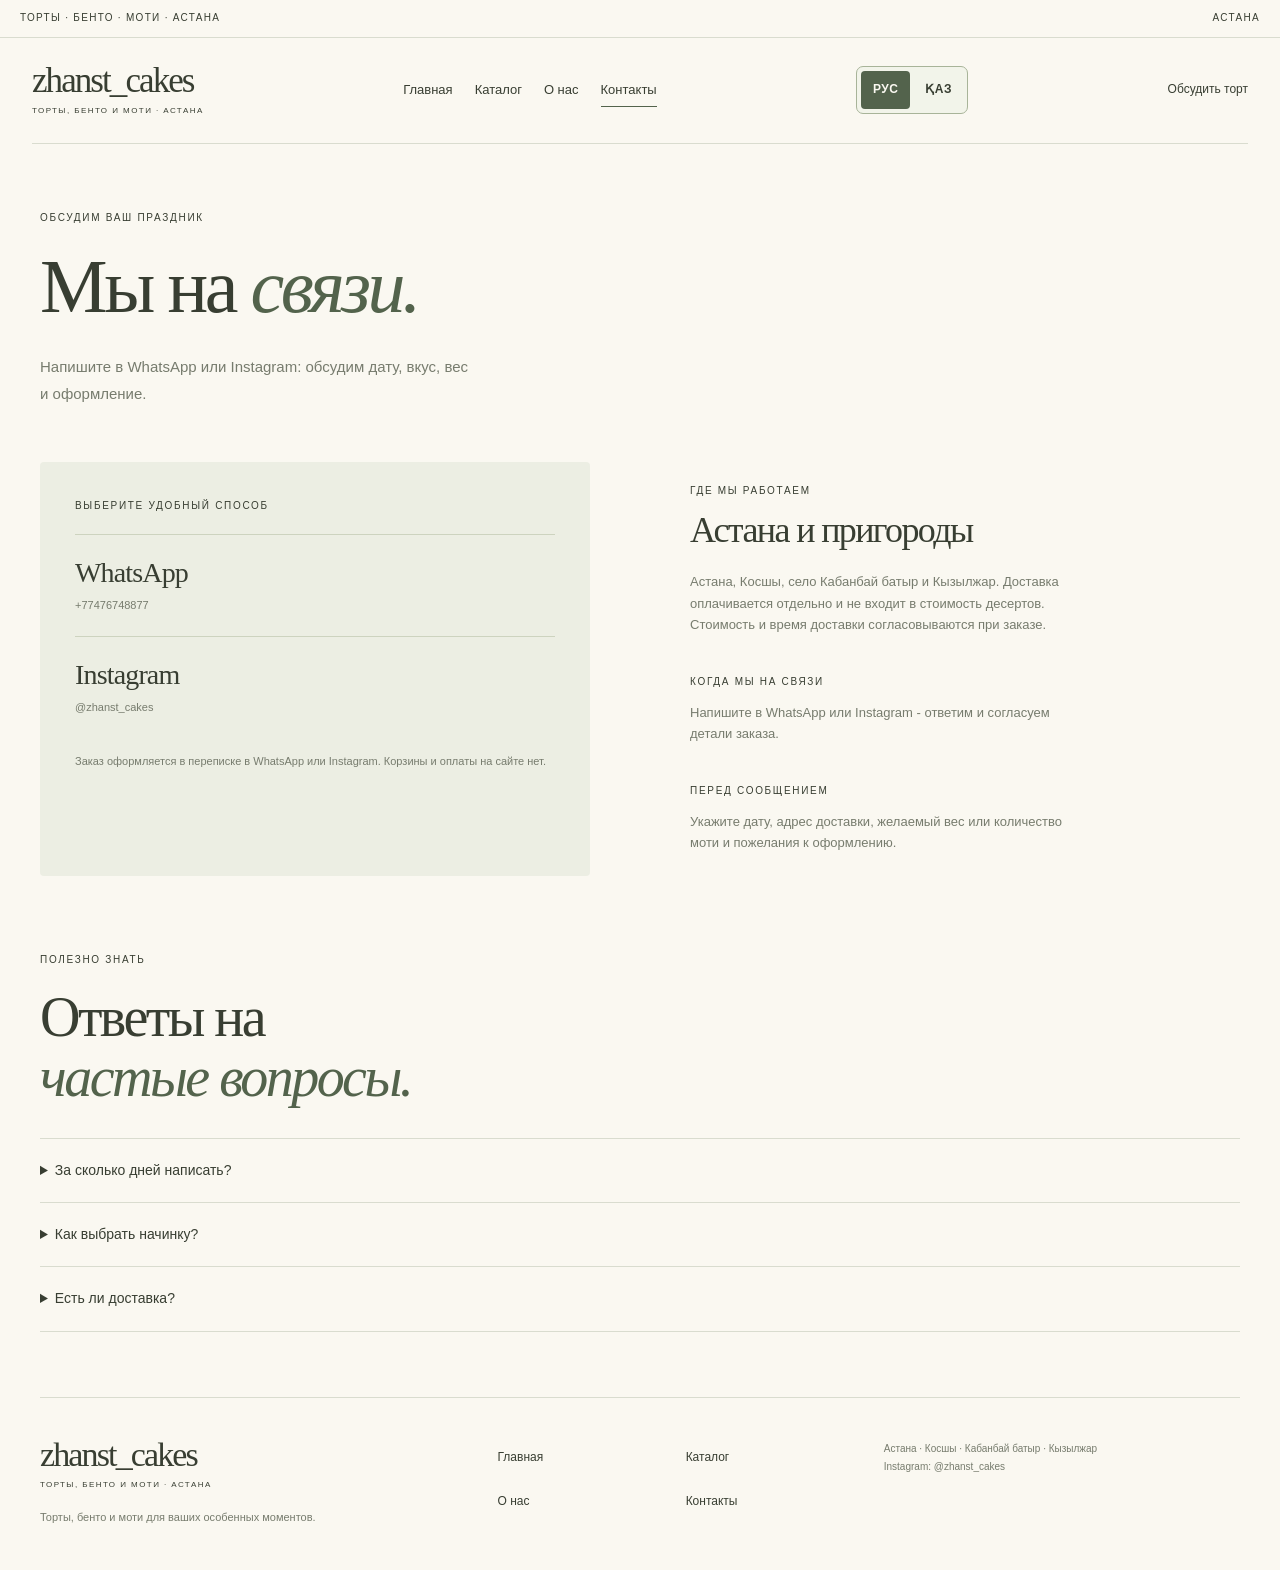
<file: contacts.html>
<!doctype html>
<html lang="ru"><head><meta charset="utf-8"><meta name="viewport" content="width=device-width,initial-scale=1">
<meta http-equiv="Content-Security-Policy" content="default-src 'none'; script-src 'self'; script-src-attr 'none'; style-src 'self'; style-src-attr 'none'; img-src 'self'; font-src 'self'; connect-src 'none'; object-src 'none'; base-uri 'none'; form-action 'none'">
<meta name="referrer" content="no-referrer"><meta name="robots" content="noindex,nofollow">
<title>Контакты - zhanst_cakes</title><meta name="description" content="Торты, бенто и моти zhanst_cakes. Моти - 1 000 ₸ за штуку. Доставка: Астана, Косшы, село Кабанбай батыр и Кызылжар.">
<link rel="icon" href="images/icon.svg" type="image/svg+xml"><link rel="stylesheet" href="style.css"><script src="config.js" defer></script><script src="script.js" defer></script><link rel="alternate" hreflang="ru" href="contacts.html"><link rel="alternate" hreflang="kk" href="contacts-kk.html"></head>
<body><a class="skip" href="#main">Перейти к содержимому</a>
<div class="topline">Торты · Бенто · Моти · Астана <span>Астана</span></div>
<header class="header"><a class="brand" href="index.html" aria-label="zhanst_cakes - главная">zhanst_cakes<span>торты, бенто и моти · Астана</span></a><div class="language-switch" role="group" aria-label="Язык сайта"><a href="contacts.html" lang="ru" hreflang="ru" data-language-link="contacts.html" aria-current="true">РУС</a><a href="contacts-kk.html" lang="kk" hreflang="kk" data-language-link="contacts-kk.html">ҚАЗ</a></div><button class="menu-toggle" type="button" aria-expanded="false" aria-controls="navigation" aria-label="Открыть меню">Меню <span aria-hidden="true">☰</span></button><nav id="navigation" aria-label="Основная навигация"><a href="index.html">Главная</a><a href="catalog.html">Каталог</a><a href="about.html">О нас</a><a href="contacts.html" aria-current="page">Контакты</a></nav><a class="header-contact" href="contacts.html">Обсудить торт </a></header>
<main id="main">
<section class="page-intro container"><p class="eyebrow">ОБСУДИМ ВАШ ПРАЗДНИК</p><h1>Мы на <em>связи.</em></h1><p class="lead">Напишите в WhatsApp или Instagram: обсудим дату, вкус, вес и оформление.</p></section>
<section class="contact-layout container"><div class="contact-panel"><p class="eyebrow">ВЫБЕРИТЕ УДОБНЫЙ СПОСОБ</p><a class="contact-row" data-contact="whatsapp" href="https://wa.me/77476748877"><span><strong>WhatsApp</strong><small>+7 747 674 88 77</small></span></a><a class="contact-row" data-contact="instagram" href="#contact-dialog"><span><strong>Instagram</strong><small>@zhanst_cakes</small></span></a><p class="muted">Заказ оформляется в переписке в WhatsApp или Instagram. Корзины и оплаты на сайте нет.</p></div><div class="contact-info"><div><p class="eyebrow">ГДЕ МЫ РАБОТАЕМ</p><h2>Астана и пригороды</h2><p>Астана, Косшы, село Кабанбай батыр и Кызылжар. Доставка оплачивается отдельно и не входит в стоимость десертов. Стоимость и время доставки согласовываются при заказе.</p></div><div><p class="eyebrow">КОГДА МЫ НА СВЯЗИ</p><p>Напишите в WhatsApp или Instagram - ответим и согласуем детали заказа.</p></div><div><p class="eyebrow">ПЕРЕД СООБЩЕНИЕМ</p><p>Укажите дату, адрес доставки, желаемый вес или количество моти и пожелания к оформлению.</p></div></div></section>
<section class="faq container"><p class="eyebrow">ПОЛЕЗНО ЗНАТЬ</p><h2>Ответы на<br><em>частые вопросы.</em></h2><details><summary>За сколько дней написать?</summary><p>Сроки и свободные даты уточняйте в Instagram до оформления заказа.</p></details><details><summary>Как выбрать начинку?</summary><p>В каталоге есть описания девяти начинок. Молочная девочка, Кофейная девочка и Вупи пай - от 1 кг, остальные - от 1,5 кг.</p></details><details><summary>Есть ли доставка?</summary><p>Да, по Астане, в Косшы, село Кабанбай батыр и Кызылжар. Доставка оплачивается отдельно и не входит в стоимость десертов. Стоимость и время доставки уточняйте при заказе.</p></details></section></main>
<footer class="footer"><div><a class="brand" href="index.html">zhanst_cakes<span>торты, бенто и моти · Астана</span></a><p>Торты, бенто и моти для ваших особенных моментов.</p></div><nav aria-label="Навигация в подвале"><a href="index.html">Главная</a><a href="catalog.html">Каталог</a><a href="about.html">О нас</a><a href="contacts.html" aria-current="page">Контакты</a></nav><div class="footer-note">Астана · Косшы · Кабанбай батыр · Кызылжар<br><a href="https://www.instagram.com/zhanst_cakes/">Instagram: @zhanst_cakes</a></div></footer>
<dialog id="product-dialog" aria-labelledby="dialog-title"><button class="dialog-close" type="button" aria-label="Закрыть окно">×</button><div id="dialog-content"></div></dialog>
<dialog id="contact-dialog" aria-labelledby="contact-title"><button class="dialog-close" type="button" aria-label="Закрыть окно">×</button><p class="eyebrow">КОНТАКТЫ</p><h2 id="contact-title">Свяжитесь с нами</h2><p>Напишите в WhatsApp и Instagram - обсудим ваш заказ.</p><a class="button" href="contacts.html">На страницу контактов</a></dialog>
</body></html>
</file>
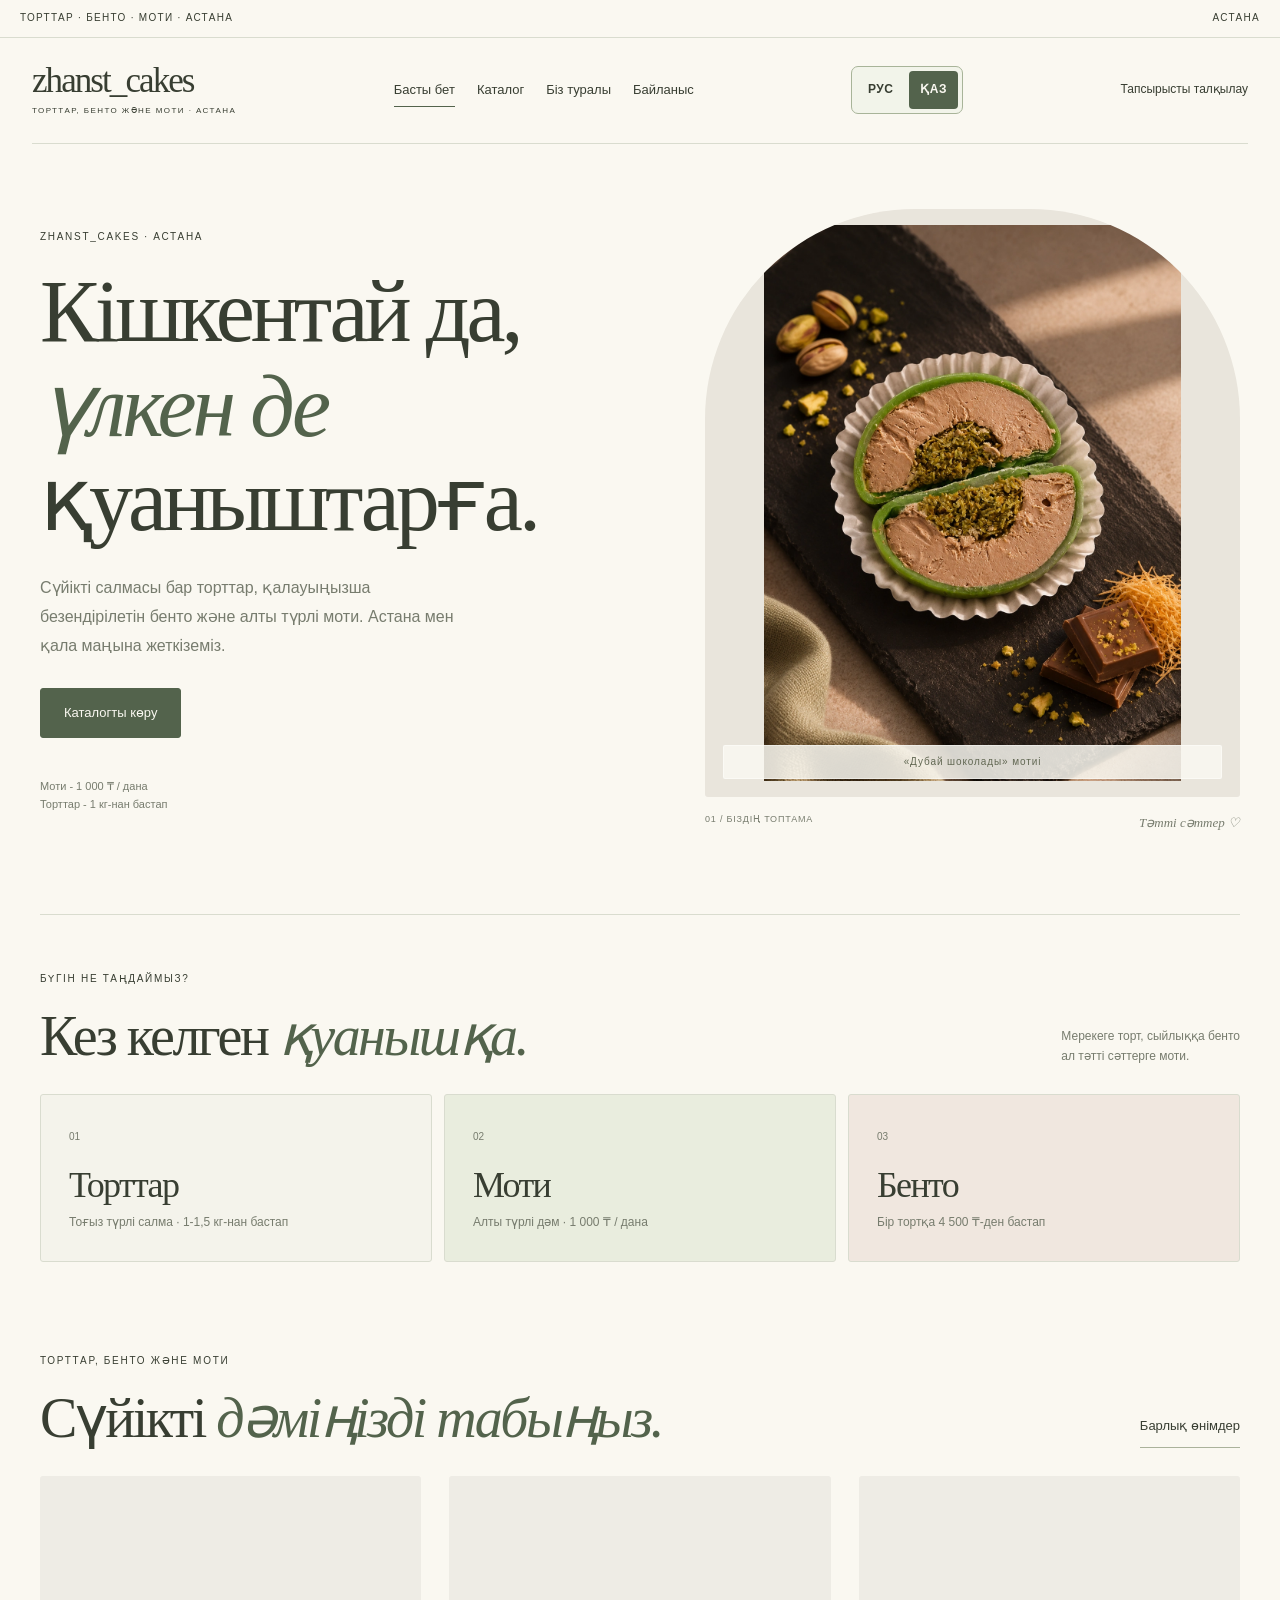
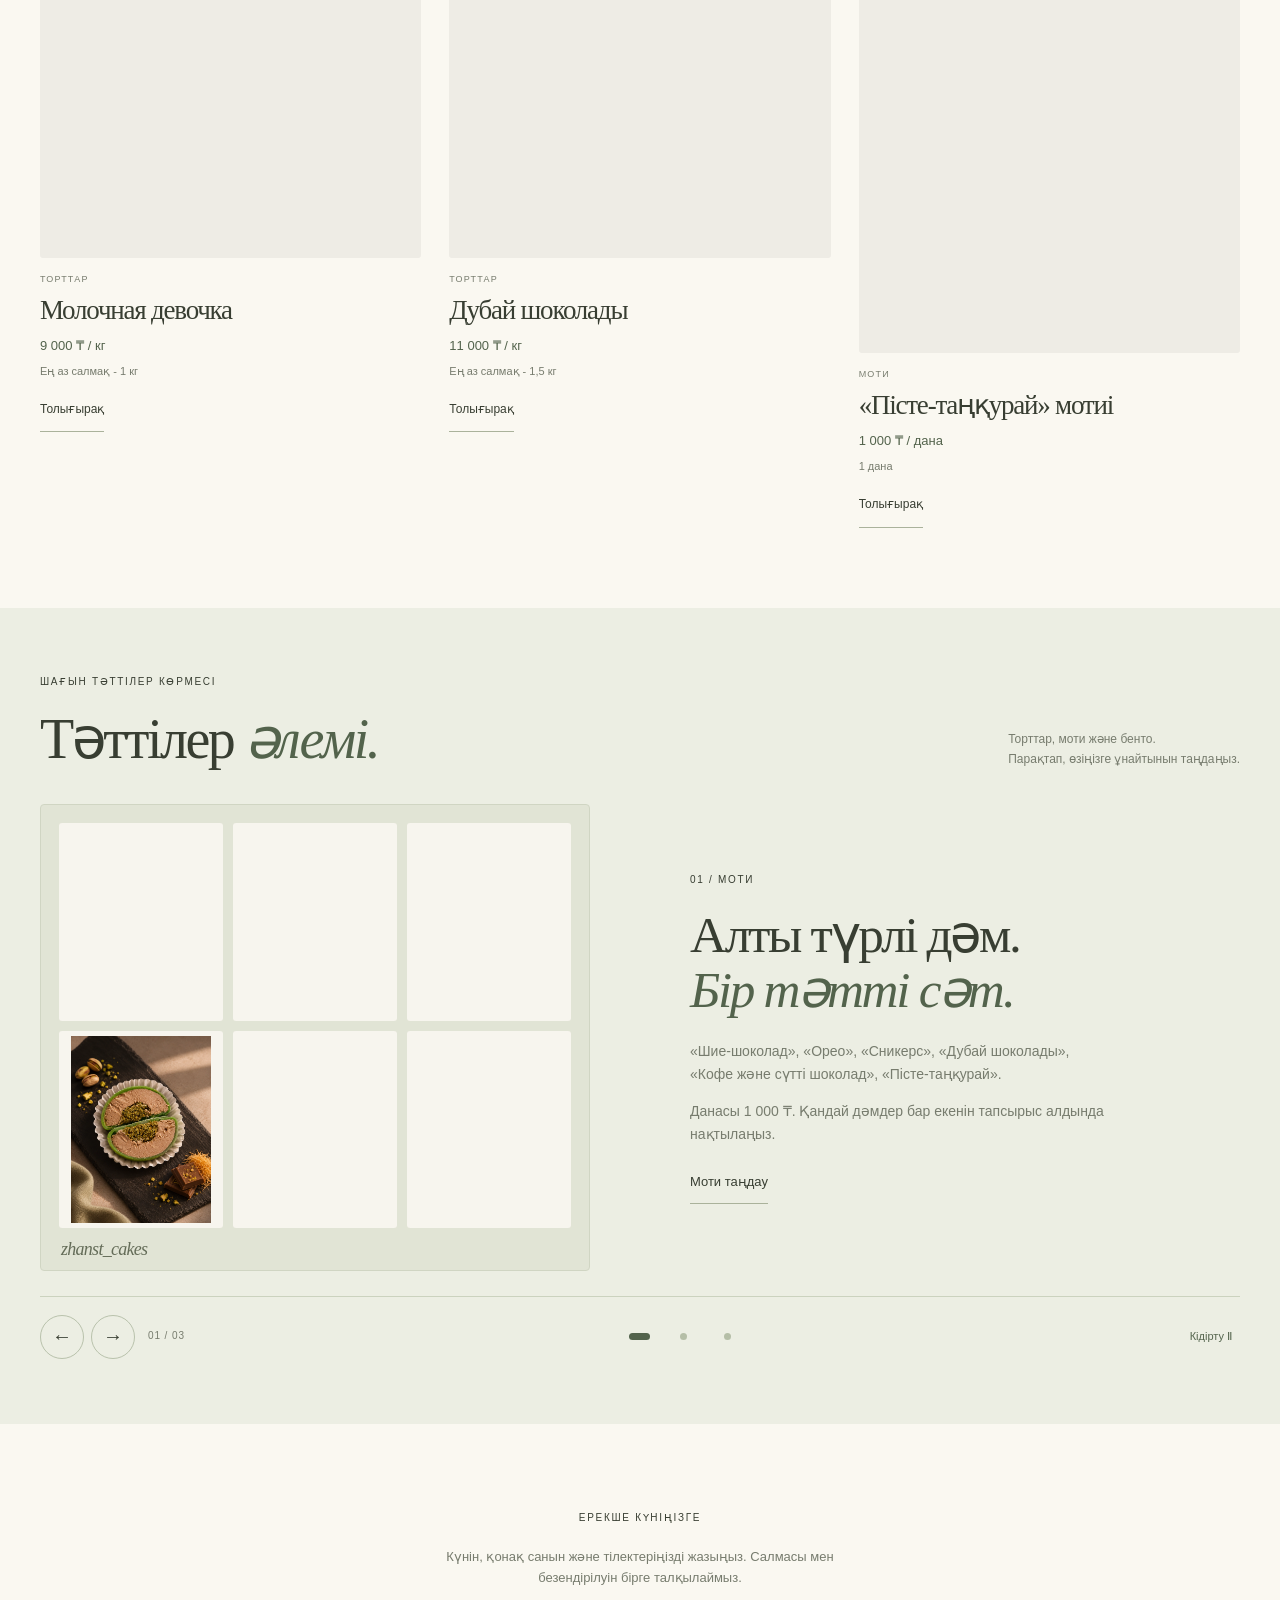
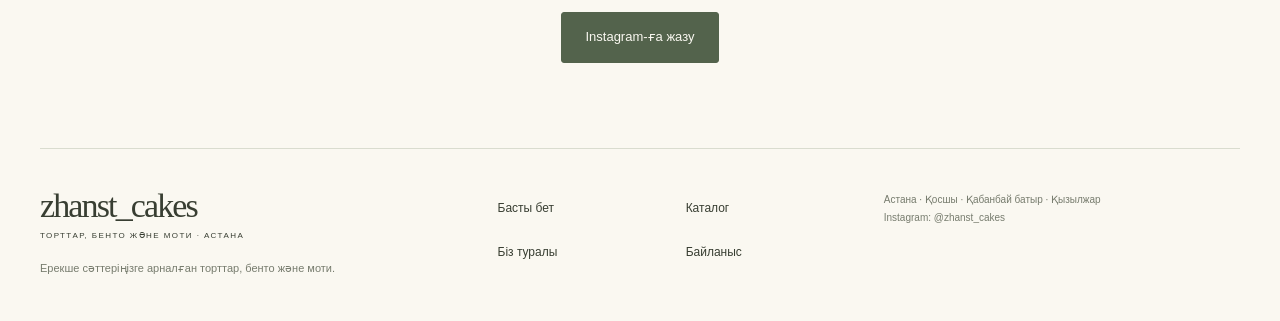
<file: index-kk.html>
<!doctype html>
<html lang="kk"><head><meta charset="utf-8"><meta name="viewport" content="width=device-width,initial-scale=1">
<meta http-equiv="Content-Security-Policy" content="default-src &#x27;none&#x27;; script-src &#x27;self&#x27;; script-src-attr &#x27;none&#x27;; style-src &#x27;self&#x27;; style-src-attr &#x27;none&#x27;; img-src &#x27;self&#x27;; font-src &#x27;self&#x27;; connect-src &#x27;none&#x27;; object-src &#x27;none&#x27;; base-uri &#x27;none&#x27;; form-action &#x27;none&#x27;">
<meta name="referrer" content="no-referrer"><meta name="robots" content="noindex,nofollow">
<title>Басты бет - zhanst_cakes</title><meta name="description" content="zhanst_cakes торттары, бентолары және мотиі. Моти - данасына 1 000 ₸. Жеткізу: Астана қаласы, Қосшы қаласы, Қабанбай батыр және Қызылжар ауылдары.">
<link rel="icon" href="images/icon.svg" type="image/svg+xml"><link rel="stylesheet" href="style.css"><script src="config.js" defer></script><script src="config-kk.js" defer></script><script src="script.js" defer></script><script src="carousel.js" defer></script><link rel="alternate" hreflang="ru" href="index.html"><link rel="alternate" hreflang="kk" href="index-kk.html"></head>
<body><a class="skip" href="#main">Негізгі мазмұнға өту</a>
<div class="topline">Торттар · Бенто · Моти · Астана <span>Астана</span></div>
<header class="header"><a class="brand" href="index-kk.html" aria-label="zhanst_cakes - басты бет">zhanst_cakes<span>торттар, бенто және моти · Астана</span></a><div class="language-switch" role="group" aria-label="Сайт тілі"><a href="index.html" lang="ru" hreflang="ru" data-language-link="index.html">РУС</a><a href="index-kk.html" lang="kk" hreflang="kk" data-language-link="index-kk.html" aria-current="true">ҚАЗ</a></div><button class="menu-toggle" type="button" aria-expanded="false" aria-controls="navigation" aria-label="Мәзірді ашу">Мәзір <span aria-hidden="true">☰</span></button><nav id="navigation" aria-label="Негізгі мәзір"><a href="index-kk.html" aria-current="page">Басты бет</a><a href="catalog-kk.html">Каталог</a><a href="about-kk.html">Біз туралы</a><a href="contacts-kk.html">Байланыс</a></nav><a class="header-contact" href="contacts-kk.html">Тапсырысты талқылау </a></header>
<main id="main">
<section class="hero container"><div class="hero-copy"><p class="eyebrow">ZHANST_CAKES · АСТАНА</p><h1>Кішкентай да,<br><em>үлкен де</em><br>қуаныштарға.</h1><p class="lead">Сүйікті салмасы бар торттар, қалауыңызша безендірілетін бенто және алты түрлі моти. Астана мен қала маңына жеткіземіз.</p><a class="button" href="catalog-kk.html">Каталогты көру </a><div class="hero-bottom"><span>Моти - 1 000 ₸ / дана<br>Торттар - 1 кг-нан бастап</span></div></div><div class="hero-visual"><div class="photo-slot hero-photo"><img src="images/mochi-dubai.webp" alt="«Дубай шоколады» мотиінің қимасы" width="800" height="1000"><span>«Дубай шоколады» мотиі</span></div><div class="photo-caption"><span>01 / БІЗДІҢ ТОПТАМА</span><span>Тәтті сәттер ♡</span></div></div></section>
<section class="category-section container"><div class="section-head"><div><p class="eyebrow">БҮГІН НЕ ТАҢДАЙМЫЗ?</p><h2>Кез келген <em>қуанышқа.</em></h2></div><p>Мерекеге торт, сыйлыққа бенто<br>ал тәтті сәттерге моти.</p></div><div class="categories"><a class="category" href="catalog-kk.html?category=cake"><span class="category-number">01</span><h3>Торттар</h3><p>Тоғыз түрлі салма · 1-1,5 кг-нан бастап</p></a><a class="category" href="catalog-kk.html?category=mochi"><span class="category-number">02</span><h3>Моти</h3><p>Алты түрлі дәм · 1 000 ₸ / дана</p></a><a class="category" href="catalog-kk.html?category=bento"><span class="category-number">03</span><h3>Бенто</h3><p>Бір тортқа 4 500 ₸-ден бастап</p></a></div></section>
<section class="collection container"><div class="section-head"><div><p class="eyebrow">ТОРТТАР, БЕНТО ЖӘНЕ МОТИ</p><h2>Сүйікті <em>дәміңізді табыңыз.</em></h2></div><a class="text-link" href="catalog-kk.html">Барлық өнімдер</a></div><div class="product-grid" id="featured-products"></div><noscript><p><a href="catalog-kk.html">Десерттер каталогын ашу</a>. Интерактивті карточкаларды көру үшін JavaScript-ті қосыңыз.</p></noscript></section>
<section class="story-strip showcase" aria-labelledby="showcase-heading"><div class="container"><div class="section-head"><div><p class="eyebrow">ШАҒЫН ТӘТТІЛЕР КӨРМЕСІ</p><h2 id="showcase-heading">Тәттілер <em>әлемі.</em></h2></div><p>Торттар, моти және бенто.<br>Парақтап, өзіңізге ұнайтынын таңдаңыз.</p></div><div id="dessert-showcase" class="showcase-region" role="region" aria-roledescription="айналмалы топтама" aria-label="Десерттер топтамасы" tabindex="-1"><div class="showcase-stage"><article class="showcase-slide story-grid" data-showcase-slide role="group" aria-roledescription="слайд" aria-label="3 слайдтың 1-сі: Моти"><div class="showcase-collage collage-mochi"><div class="showcase-tile"><img src="images/mochi-cherry.webp" alt="«Шие-шоколад» мотиі" width="400" height="500" loading="lazy" decoding="async"></div><div class="showcase-tile"><img src="images/mochi-oreo.webp" alt="«Орео» мотиі" width="400" height="500" loading="lazy" decoding="async"></div><div class="showcase-tile"><img src="images/mochi-snickers.webp" alt="«Сникерс» мотиі" width="400" height="500" loading="lazy" decoding="async"></div><div class="showcase-tile"><img src="images/mochi-dubai.webp" alt="«Дубай шоколады» мотиі" width="400" height="500" loading="lazy" decoding="async"></div><div class="showcase-tile"><img src="images/mochi-coffee.webp" alt="«Кофе және сүтті шоколад» мотиі" width="400" height="500" loading="lazy" decoding="async"></div><div class="showcase-tile"><img src="images/mochi-pistachio.webp" alt="«Пісте-таңқурай» мотиі" width="400" height="500" loading="lazy" decoding="async"></div><span class="showcase-stamp" aria-hidden="true">zhanst_cakes</span></div><div class="showcase-copy"><p class="eyebrow">01 / МОТИ</p><h3>Алты түрлі дәм.<br><em>Бір тәтті сәт.</em></h3><p>«Шие-шоколад», «Орео», «Сникерс», «Дубай шоколады», «Кофе және сүтті шоколад», «Пісте-таңқурай».</p><p>Данасы 1 000 ₸. Қандай дәмдер бар екенін тапсырыс алдында нақтылаңыз.</p><a class="text-link" href="catalog-kk.html?category=mochi">Моти таңдау</a></div></article><article class="showcase-slide story-grid" data-showcase-slide role="group" aria-roledescription="слайд" aria-label="3 слайдтың 2-сі: Торттар" hidden><div class="showcase-collage collage-cake"><div class="showcase-tile"><img src="images/cake-milk-updated.png" alt="«Молочная девочка» тортының қимасы" width="400" height="500" loading="lazy" decoding="async"></div><div class="showcase-tile"><img src="images/cake-cherry-updated.png" alt="«Шоколад-шие» тортының қимасы" width="400" height="500" loading="lazy" decoding="async"></div><div class="showcase-tile"><img src="images/cake-pistachio-updated.png" alt="«Пісте-таңқурай» тортының қимасы" width="400" height="500" loading="lazy" decoding="async"></div><div class="showcase-tile"><img src="images/cake-coffee-updated.png" alt="«Кофейная девочка» тортының қимасы" width="400" height="500" loading="lazy" decoding="async"></div><span class="showcase-stamp" aria-hidden="true">zhanst_cakes</span></div><div class="showcase-copy"><p class="eyebrow">02 / ТОРТТАР</p><h3>Алдымен дәмін таңдаңыз.<br><em>Мерекеге бірге дайындалайық.</em></h3><p>«Молочная девочка» мен «Дубай шоколады» секілді тоғыз түрлі салмадан өзіңізге ұнайтынын таңдаңыз.</p><p>«Молочная девочка», «Кофейная девочка» және «Вупи пай» - 1 кг-нан бастап. Қалған торттар - 1,5 кг-нан бастап.</p><a class="text-link" href="catalog-kk.html?category=cake">Салма таңдау</a></div></article><article class="showcase-slide story-grid" data-showcase-slide role="group" aria-roledescription="слайд" aria-label="3 слайдтың 3-сі: Бенто" hidden><div class="showcase-collage collage-bento"><div class="showcase-tile"><img src="images/bento-01-updated.png" alt="Жазуы мен жүрекшелері бар бенто - безендіру үлгісі" width="400" height="500" loading="lazy" decoding="async"></div><div class="showcase-tile"><img src="images/bento-04-updated.webp" alt="Қант қағазына басылған суреті бар қызғылт бенто - безендіру үлгісі" width="400" height="500" loading="lazy" decoding="async"></div><span class="showcase-stamp" aria-hidden="true">zhanst_cakes</span></div><div class="showcase-copy"><p class="eyebrow">03 / БЕНТО</p><h3>Сіздің идеяңыз.<br><em>Сізге арналған бенто.</em></h3><p>Жазу, сурет немесе жеуге жарамды қант қағазына басылған бейне - қалауыңызға сай безендіруді бірге талқылаймыз.</p><p>Бір тортқа 4 500 ₸-ден бастап. Фотода безендіру үлгілері көрсетілген.</p><a class="text-link" href="catalog-kk.html?category=bento">Бентоны көру</a></div></article></div><div class="showcase-controls" hidden><div class="showcase-arrows"><button type="button" data-showcase-prev aria-label="Алдыңғы санат">←</button><button type="button" data-showcase-next aria-label="Келесі санат">→</button><span class="showcase-count" data-showcase-count>01 / 03</span></div><div class="showcase-dots" role="group" aria-label="Санатқа өту"><button type="button" data-showcase-dot="0" aria-label="Моти" aria-pressed="true" class="active"><span></span></button><button type="button" data-showcase-dot="1" aria-label="Торттар" aria-pressed="false"><span></span></button><button type="button" data-showcase-dot="2" aria-label="Бенто" aria-pressed="false"><span></span></button></div><button class="showcase-pause" type="button" data-showcase-pause aria-label="Слайдтарды автоматты ауыстыруды кідірту">Кідірту Ⅱ</button></div><p class="sr-only" data-showcase-status aria-live="polite" aria-atomic="true"></p></div><noscript><p>Сондай-ақ қараңыз: <a class="text-link" href="catalog-kk.html?category=cake">торттар</a> және <a class="text-link" href="catalog-kk.html?category=bento">бенто</a>.</p></noscript></div></section><section class="cta"><p class="eyebrow">ЕРЕКШЕ КҮНІҢІЗГЕ</p><p>Күнін, қонақ санын және тілектеріңізді жазыңыз. Салмасы мен безендірілуін бірге талқылаймыз.</p><a class="button" href="https://www.instagram.com/zhanst_cakes/">Instagram-ға жазу </a></section></main>
<footer class="footer"><div><a class="brand" href="index-kk.html">zhanst_cakes<span>торттар, бенто және моти · Астана</span></a><p>Ерекше сәттеріңізге арналған торттар, бенто және моти.</p></div><nav aria-label="Төменгі мәзір"><a href="index-kk.html" aria-current="page">Басты бет</a><a href="catalog-kk.html">Каталог</a><a href="about-kk.html">Біз туралы</a><a href="contacts-kk.html">Байланыс</a></nav><div class="footer-note">Астана · Қосшы · Қабанбай батыр · Қызылжар<br><a href="https://www.instagram.com/zhanst_cakes/">Instagram: @zhanst_cakes</a></div></footer>
<dialog id="product-dialog" aria-labelledby="dialog-title"><button class="dialog-close" type="button" aria-label="Терезені жабу">×</button><div id="dialog-content"></div></dialog>
<dialog id="contact-dialog" aria-labelledby="contact-title"><button class="dialog-close" type="button" aria-label="Терезені жабу">×</button><p class="eyebrow">БАЙЛАНЫС</p><h2 id="contact-title">Бізбен байланысыңыз</h2><p>WhatsApp пен Instagram арқылы жазыңыз - тапсырысыңызды талқылаймыз.</p><a class="button" href="contacts-kk.html">Байланыс парақшасына өту</a></dialog>
</body></html>
</file>
<file: style.css>
:root{--paper:#faf8f1;--ink:#383e32;--sage:#53634c;--muted:#777c6e;--line:#d9dccf;--soft:#eceee3;--serif:Georgia,'Times New Roman',serif}*{box-sizing:border-box}html{scroll-behavior:smooth;scroll-padding-top:110px}body{margin:0;background:var(--paper);color:var(--ink);font:15px/1.65 Arial,Helvetica,sans-serif}a{color:inherit;text-decoration:none}button,input,select{font:inherit}button,a,summary,select{-webkit-tap-highlight-color:transparent}button,summary,select{cursor:pointer}img{max-width:100%;display:block}button{color:inherit}h1,h2,h3,p{margin-top:0}h1,h2,h3{font-family:var(--serif);font-weight:400;line-height:1.07;letter-spacing:-.045em}h1{font-size:clamp(44px,7vw,88px);margin-bottom:26px}h2{font-size:clamp(34px,4.4vw,56px);margin-bottom:22px}h3{font-size:29px}em{font-weight:400;color:var(--sage)}a:focus-visible,button:focus-visible,select:focus-visible,summary:focus-visible{outline:3px solid #8a9b76;outline-offset:5px}.container{width:min(1200px,calc(100% - 40px));margin-inline:auto}.skip{position:fixed;top:-80px;left:20px;padding:12px 18px;background:var(--ink);color:white;z-index:20}.skip:focus{top:12px}.topline{font-size:10px;letter-spacing:.13em;text-transform:uppercase;border-bottom:1px solid var(--line);padding:10px 20px;display:flex;justify-content:space-between}.header{width:min(1320px,calc(100% - 40px));margin:auto;display:flex;align-items:center;justify-content:space-between;gap:20px;padding:23px 0;flex-wrap:wrap;border-bottom:1px solid var(--line)}.brand{font:40px/.9 var(--serif);letter-spacing:-.065em;display:inline-flex;flex-direction:column;gap:10px;flex-shrink:0}.brand span{font:8px/1.2 Arial,sans-serif;letter-spacing:.18em;text-transform:uppercase}.header nav{display:flex;gap:24px;width:100%;order:3;justify-content:center;font-size:13px}.header nav a{padding:10px 0;position:relative}.header nav a[aria-current=page]::after{content:'';height:1px;background:var(--sage);position:absolute;bottom:4px;left:0;right:0}.header-contact{display:none;font-size:12px;gap:24px;align-items:center}.menu-toggle{display:none;align-items:center;gap:12px;min-height:44px;padding:8px 0 8px 12px;background:none;border:0;font-size:12px}.menu-toggle span{font-size:22px}.js .menu-toggle{display:flex}.js .header nav{display:none}.js .header nav.open{display:flex}.eyebrow{font-size:10px;letter-spacing:.17em;line-height:1.7;font-weight:500;margin-bottom:20px}.lead{font-size:15px;line-height:1.8;color:var(--muted);max-width:440px}.button{display:inline-flex;align-items:center;justify-content:space-between;gap:38px;background:var(--sage);color:var(--paper);padding:15px 23px;border:1px solid var(--sage);border-radius:3px;min-height:50px;font-size:13px;line-height:1.4}.button:hover{background:#414f3b}.button.secondary{background:transparent;color:var(--sage)}.text-link{display:inline-flex;align-items:center;padding:10px 0;border-bottom:1px solid #aab29b;font-size:13px;min-height:44px}.hero{display:grid;gap:35px;padding-top:45px;padding-bottom:55px}.hero .lead{margin-bottom:28px}.hero-bottom{display:flex;gap:14px;align-items:center;margin-top:32px;font-size:11px;color:var(--muted);line-height:1.6}.asterisk{font-size:34px;color:var(--sage)}.photo-slot{position:relative;background:#e9e5dc;overflow:hidden;border-radius:3px;aspect-ratio:4/5}.photo-slot img{width:100%;height:100%;object-fit:cover}.photo-slot>span{position:absolute;bottom:18px;left:18px;right:18px;text-align:center;font-size:10px;letter-spacing:.09em;color:#626853;background:#faf8f1d9;padding:8px;border:1px solid #ffffff70;border-radius:2px}.hero-photo{border-radius:140px 140px 3px 3px;aspect-ratio:1/1.1}.photo-caption{display:flex;justify-content:space-between;gap:15px;padding-top:15px;font-size:9px;letter-spacing:.09em;color:var(--muted)}.photo-caption span:last-child{font-family:var(--serif);font-style:italic;font-size:13px;letter-spacing:0}.section-head{display:flex;align-items:flex-start;justify-content:space-between;gap:20px;flex-direction:column;margin-bottom:28px}.section-head h2{margin:0}.section-head>p{font-size:12px;color:var(--muted);margin:0}.category-section{padding-block:40px 45px;border-top:1px solid var(--line)}.categories{display:grid;gap:12px}.category{padding:22px 24px;border:1px solid var(--line);position:relative;background:#f4f3eb;border-radius:3px}.category:nth-child(2){background:#e9edde}.category:nth-child(3){background:#f0e7df}.category:hover{border-color:var(--sage)}.category-number{font-size:10px;color:var(--muted)}.category h3{margin:18px 0 8px}.category p{font-size:12px;color:var(--muted);margin-bottom:0}.category-arrow{position:absolute;right:24px;top:22px;font-size:23px}.collection{padding-block:25px 65px}.product-grid{display:grid;grid-template-columns:repeat(2,minmax(0,1fr));gap:30px 14px}.product-card{min-width:0}.product-card .photo-slot{aspect-ratio:4/5}.product-card:nth-child(3n+2) .is-placeholder img{filter:hue-rotate(325deg)}.product-card:nth-child(3n+3) .is-placeholder img{filter:hue-rotate(30deg)}.photo-button{display:block;padding:0;border:0;width:100%;background:transparent;text-align:left}.product-category{font-size:9px;letter-spacing:.13em;text-transform:uppercase;color:var(--muted);margin:14px 0 8px}.product-card h3{font-size:21px;line-height:1.15;margin:0 0 9px;overflow-wrap:anywhere}.product-price{font-size:12px;margin:0 0 12px;color:var(--sage)}.product-link{background:transparent;border:0;border-bottom:1px solid #aab29b;padding:8px 0;font-size:11px;min-height:44px;text-align:left}.story-strip{background:var(--soft);padding-block:45px}.story-grid{display:grid;gap:32px;align-items:center}.story-photo{aspect-ratio:1.25}.story-grid p:not(.eyebrow){color:var(--muted);font-size:14px;max-width:420px}.cta{text-align:center;padding:65px 20px}.cta>p:not(.eyebrow){color:var(--muted);font-size:13px;max-width:400px;margin:0 auto 24px}.footer{width:min(1200px,calc(100% - 40px));margin:auto;border-top:1px solid var(--line);padding:32px 0;display:grid;gap:30px}.footer .brand{font-size:34px}.footer p{font-size:11px;color:var(--muted);margin:18px 0 0}.footer nav{display:flex;flex-wrap:wrap;gap:10px 24px;font-size:12px}.footer nav a{padding:8px 0;min-height:44px}.footer-note{font-size:10px;color:var(--muted);line-height:1.8}.page-intro{padding-block:45px 32px}.page-intro h1{font-size:clamp(44px,6.5vw,76px)}.catalog{padding-bottom:45px}.toolbar{padding:20px 0;border-top:1px solid var(--line);border-bottom:1px solid var(--line);display:flex;gap:18px;flex-wrap:wrap;align-items:center;justify-content:space-between}.filters{display:flex;gap:7px;flex-wrap:wrap}.filters button{border:1px solid var(--line);border-radius:40px;background:transparent;padding:10px 17px;font-size:12px;min-height:44px}.filters .active{background:var(--sage);border-color:var(--sage);color:var(--paper)}.sort{display:flex;gap:10px;align-items:center;font-size:11px;color:var(--muted)}select{border:1px solid var(--line);border-radius:3px;color:var(--ink);background:var(--paper);padding:10px;min-height:44px;font-size:12px}.catalog-status{font-size:11px;color:var(--muted);margin:18px 0 22px}.pagination{display:flex;gap:10px;justify-content:center;padding:30px 0 10px}.pagination button{width:44px;height:44px;border:1px solid var(--line);border-radius:50%;background:transparent}.pagination .active{background:var(--sage);color:var(--paper);border-color:var(--sage)}.catalog-note{text-align:center;font-size:11px;color:var(--muted);margin:20px 0}.about-layout{display:grid;gap:35px;align-items:center;padding-bottom:55px}.portrait-photo{border-radius:130px 130px 3px 3px}.about-copy p:not(.eyebrow){font-size:14px;color:var(--muted);max-width:470px}.values{padding-block:35px 20px;border-top:1px solid var(--line)}.values-grid{display:grid;gap:28px}.values-grid span{font-size:11px;color:var(--sage)}.values-grid h3{margin:14px 0}.values-grid p{font-size:13px;color:var(--muted);max-width:280px}.contact-layout{display:grid;gap:30px;padding-bottom:55px}.contact-panel{background:var(--soft);padding:28px;border-radius:4px}.contact-row{display:flex;align-items:center;justify-content:space-between;gap:20px;border-top:1px solid #cdd3bf;padding:22px 0;min-height:80px}.contact-row strong{display:block;font:28px var(--serif);letter-spacing:-.03em}.contact-row small{font-size:11px;color:var(--muted);display:block;margin-top:7px;overflow-wrap:anywhere}.contact-row>span:last-child{font-size:27px}.muted{font-size:11px;color:var(--muted);margin:14px 0 0}.contact-info{padding:10px 0;display:grid;gap:24px}.contact-info h2{font-size:36px}.contact-info p:not(.eyebrow){font-size:13px;color:var(--muted);max-width:380px}.contact-info .eyebrow{margin-bottom:12px}.faq{padding-bottom:65px}.faq h2{margin-bottom:30px}.faq details{border-top:1px solid var(--line);padding:0}.faq details:last-child{border-bottom:1px solid var(--line)}summary{padding:20px 0;font-size:14px;min-height:50px}details p{font-size:13px;color:var(--muted);padding-right:20px;max-width:600px}dialog{background:var(--paper);color:var(--ink);border:0;border-radius:8px;padding:44px 22px 26px;width:min(560px,calc(100% - 30px));max-height:90vh;overflow:auto}dialog::backdrop{background:#26301ecc}dialog h2{font-size:34px;overflow-wrap:anywhere}dialog p{font-size:14px;color:var(--muted)}dialog .photo-slot{aspect-ratio:1.5;margin-bottom:22px}dialog .button{width:100%;margin-top:10px}.dialog-close{position:absolute;top:4px;right:4px;border:0;background:transparent;font-size:28px;min-width:44px;min-height:44px}.dialog-size{font-size:12px}body.dialog-open{overflow:hidden}
@media(min-width:640px){.container,.footer{width:min(1200px,calc(100% - 64px))}.header{width:calc(100% - 64px)}.hero{grid-template-columns:1fr 1fr;align-items:center;gap:30px;padding-block:60px}.hero h1{font-size:clamp(48px,7vw,88px)}.categories{grid-template-columns:repeat(3,minmax(0,1fr))}.category{padding:24px 20px}.category h3{font-size:27px}.section-head{flex-direction:row;align-items:end}.product-grid{gap:35px 22px}.story-grid,.about-layout,.contact-layout{grid-template-columns:1fr 1fr;gap:45px}.story-photo{aspect-ratio:1.15}.values-grid{grid-template-columns:repeat(3,minmax(0,1fr))}.footer{grid-template-columns:1.3fr 1fr}.footer-note{grid-column:1/-1}.page-intro{padding-block:65px 40px}.about-copy h2{font-size:40px}.contact-panel{padding:35px}}
@media(min-width:960px){.header{flex-wrap:nowrap;padding-block:27px}.header nav,.js .header nav{display:flex;width:auto;order:0;gap:35px}.menu-toggle,.js .menu-toggle{display:none}.header-contact{display:flex}.hero{gap:80px;padding-block:65px 80px}.hero-visual{padding-left:25px}.hero-photo{border-radius:210px 210px 3px 3px}.hero-bottom{margin-top:40px}.product-grid{grid-template-columns:repeat(3,minmax(0,1fr));gap:40px 28px}.product-card h3{font-size:27px}.product-price{font-size:13px}.product-link{font-size:12px}.category-section{padding-block:55px}.category{padding:28px}.category h3{font-size:36px}.collection{padding-block:35px 80px}.story-strip{padding-block:65px}.story-grid{gap:100px}.story-photo{max-width:470px}.cta{padding-block:85px}.footer{grid-template-columns:1.2fr 1fr 1fr;align-items:start;padding-block:42px}.footer-note{grid-column:auto}.footer nav{display:grid;grid-template-columns:1fr 1fr;gap:0 20px}.about-layout{gap:100px;padding-bottom:75px}.portrait-photo{max-width:480px}.about-copy h2{font-size:52px}.contact-layout{gap:100px}.contact-info{padding-top:20px}.faq{padding-top:20px}.hero .lead{font-size:16px}.values{padding-block:45px 30px}dialog{padding:48px 35px 35px}}
@media(max-width:359px){.container,.footer,.header{width:calc(100% - 28px)}.product-grid{grid-template-columns:1fr}.hero h1{font-size:43px}.filters{gap:5px}.filters button{padding-inline:12px}.contact-panel{padding:22px}.topline{font-size:8px}}
@media(prefers-reduced-motion:reduce){html{scroll-behavior:auto}}

/* Brand, serving details and full mochi assortment. */
.brand{font-size:29px;letter-spacing:-.055em}.product-size{font-size:11px;color:var(--muted);margin:0 0 8px}.product-card:has(.product-category) .photo-slot{aspect-ratio:1/1.1}.mochi-overview{aspect-ratio:941/1672;border-radius:3px;max-width:420px;width:100%;justify-self:center}.mochi-overview img{object-fit:contain}.hero-photo img{object-position:center}.product-price{margin-bottom:6px}@media(min-width:960px){.brand{font-size:35px}}

/* Whole photographs with breathing room; small source photos never upscale. */
.product-card .photo-slot, .product-card:has(.product-category) .photo-slot{aspect-ratio:4/5;padding:14px;background:#eeece5;display:grid;place-items:center}
.product-card .photo-slot img{width:100%;height:100%;object-fit:contain;border-radius:2px;min-height:0}
.product-card .photo-cake, .product-card:has(.product-category) .photo-cake{aspect-ratio:1/1;padding:18px}
.product-card .photo-cake img{width:auto;height:auto;max-width:100%;max-height:100%;object-fit:contain}
#dialog-content .photo-slot{display:grid;place-items:center;aspect-ratio:auto;height:min(48vh,480px);padding:16px;background:#eeece5}
#dialog-content .photo-slot img{width:auto;height:auto;max-width:100%;max-height:100%;object-fit:contain;min-height:0}
.hero-photo img{object-fit:contain;padding:16px}.photo-button:hover .photo-slot{background:#e8e6dd}
@media(max-width:600px){.product-card .photo-slot{padding:8px}.product-card .photo-cake,.product-card:has(.product-category) .photo-cake{padding:10px}.topline{gap:12px}}

/* Local, accessible dessert showcase — no carousel library. */
.sr-only{position:absolute;width:1px;height:1px;padding:0;margin:-1px;overflow:hidden;clip-path:inset(50%);white-space:nowrap;border:0}
.showcase .section-head{margin-bottom:35px}.showcase-region{outline-offset:8px}.showcase-slide[hidden],.showcase-controls[hidden]{display:none!important}
.showcase-slide{animation:showcase-enter .55s ease both;min-width:0}.showcase-copy h3{font-size:clamp(32px,4vw,52px);margin-bottom:22px}.showcase-copy{min-width:0}.showcase-copy p:not(.eyebrow){font-size:14px;color:var(--muted)}
.showcase-collage{position:relative;display:grid;gap:10px;aspect-ratio:1.18;width:100%;padding:18px 18px 42px;background:#e1e4d5;border:1px solid #d0d5c3;border-radius:4px;grid-template-columns:repeat(3,minmax(0,1fr));overflow:hidden}
.showcase-tile{background:#f7f5ee;min-height:0;min-width:0;border-radius:3px;display:grid;place-items:center;padding:5px;overflow:hidden}.showcase-tile img{width:100%;height:100%;min-height:0;object-fit:contain;border-radius:2px}
.collage-cake{grid-template-columns:repeat(2,minmax(0,1fr));background:#e9e2d7}.collage-cake .showcase-tile img{width:auto;height:auto;max-width:100%;max-height:100%}.collage-bento{grid-template-columns:repeat(2,minmax(0,1fr));background:#eadee0}.showcase-stamp{position:absolute;bottom:10px;left:20px;font:italic 18px Georgia;color:#646c58;letter-spacing:-.04em}
.showcase-controls{margin-top:25px;padding-top:18px;border-top:1px solid #cbd2be;display:flex;align-items:center;justify-content:space-between;gap:8px}.showcase-arrows{display:flex;align-items:center;gap:7px}.showcase-arrows button{width:44px;height:44px;border:1px solid #b9c2ac;border-radius:50%;background:transparent;font-size:20px}.showcase-arrows button:hover{background:#d9e0cf}.showcase-count{font-size:10px;letter-spacing:.09em;color:var(--muted);margin-left:6px}.showcase-dots{display:flex;gap:0}.showcase-dots button{width:36px;min-height:44px;display:grid;place-items:center;border:0;background:none}.showcase-dots span{width:7px;height:7px;border-radius:50%;background:#b5bea7;transition:width .2s}.showcase-dots .active span{width:21px;border-radius:5px;background:var(--sage)}.showcase-pause{min-height:44px;border:0;background:none;color:var(--sage);font-size:11px;padding:8px;white-space:nowrap}
@keyframes showcase-enter{from{opacity:.2;transform:translateY(8px)}to{opacity:1;transform:translateY(0)}}
@media(max-width:639px){.showcase .story-grid{gap:25px}.showcase-collage{aspect-ratio:1.1;padding:12px 12px 38px;gap:7px}.showcase-copy h3{font-size:36px}.showcase-controls{flex-wrap:wrap}.showcase-count{margin-left:3px}.showcase-dots button{width:30px}.showcase-pause{font-size:10px}.showcase-copy p:not(.eyebrow){font-size:13px}}
@media(prefers-reduced-motion:reduce){.showcase-slide{animation:none}.showcase-dots span{transition:none}}
.showcase-collage{grid-template-rows:repeat(2,minmax(0,1fr))}.collage-bento{grid-template-rows:minmax(0,1fr)}.showcase-dots button{width:44px}
@media(max-width:639px){.showcase-dots button{width:44px}.showcase-controls{row-gap:4px}.showcase-count{font-size:9px}}

.product-card .photo-cake img{width:100%;height:100%;object-fit:contain;max-width:100%;max-height:100%}

/* Language selection remains visible outside the collapsed mobile menu. */
.language-switch{display:inline-flex;align-items:center;gap:4px;padding:4px;border:1px solid #a8b499;border-radius:7px;background:#f2f4ea;flex-shrink:0}.language-switch a{display:grid;place-items:center;min-width:49px;min-height:38px;padding:5px 10px;border-radius:4px;font-size:12px;font-weight:700;letter-spacing:.04em}.language-switch a[aria-current=true]{background:var(--sage);color:var(--paper)}.language-switch a:hover{box-shadow:inset 0 0 0 1px var(--sage)}
@media(max-width:959px){.header .brand{order:0}.header .menu-toggle{order:1;margin-left:auto}.header .language-switch{order:2;margin-left:auto}.header #navigation{order:3}.header .header-contact{order:4}}
@media(max-width:639px){.header{display:grid;grid-template-columns:minmax(0,1fr) auto;gap:16px 12px}.header .brand{grid-column:1;grid-row:1;min-width:0}.header .menu-toggle{grid-column:2;grid-row:1}.header .language-switch{grid-column:1/-1;grid-row:2;justify-self:end;margin:0}.header #navigation{grid-column:1/-1;grid-row:3;flex-direction:column;gap:3px;align-items:stretch;padding-top:8px}.header #navigation a{min-height:44px}.language-switch a{min-height:44px;min-width:62px}.header .header-contact{display:none}.showcase-copy h3{overflow-wrap:break-word}}
@media(min-width:960px){.header .brand{order:0}.header #navigation{order:1;gap:22px}.header .language-switch{order:2}.header .header-contact{order:3;gap:14px}}
</file>
